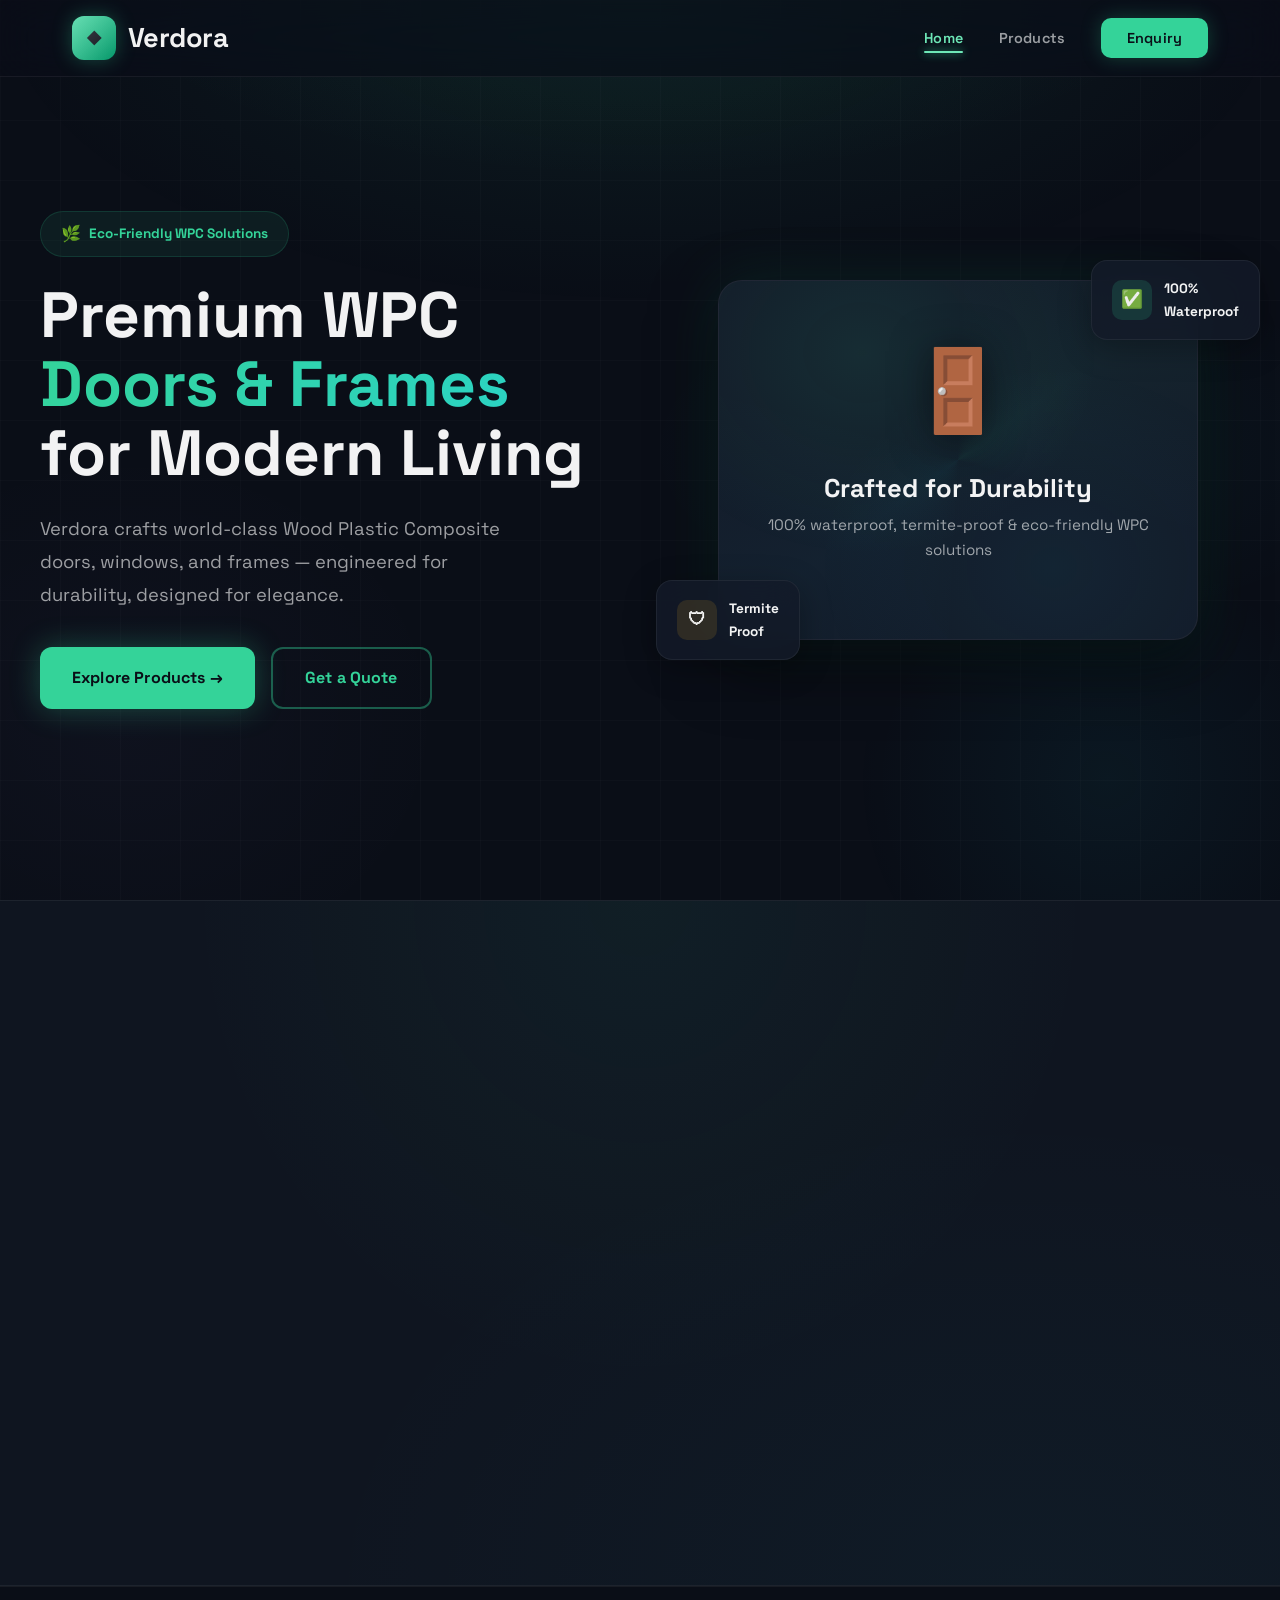
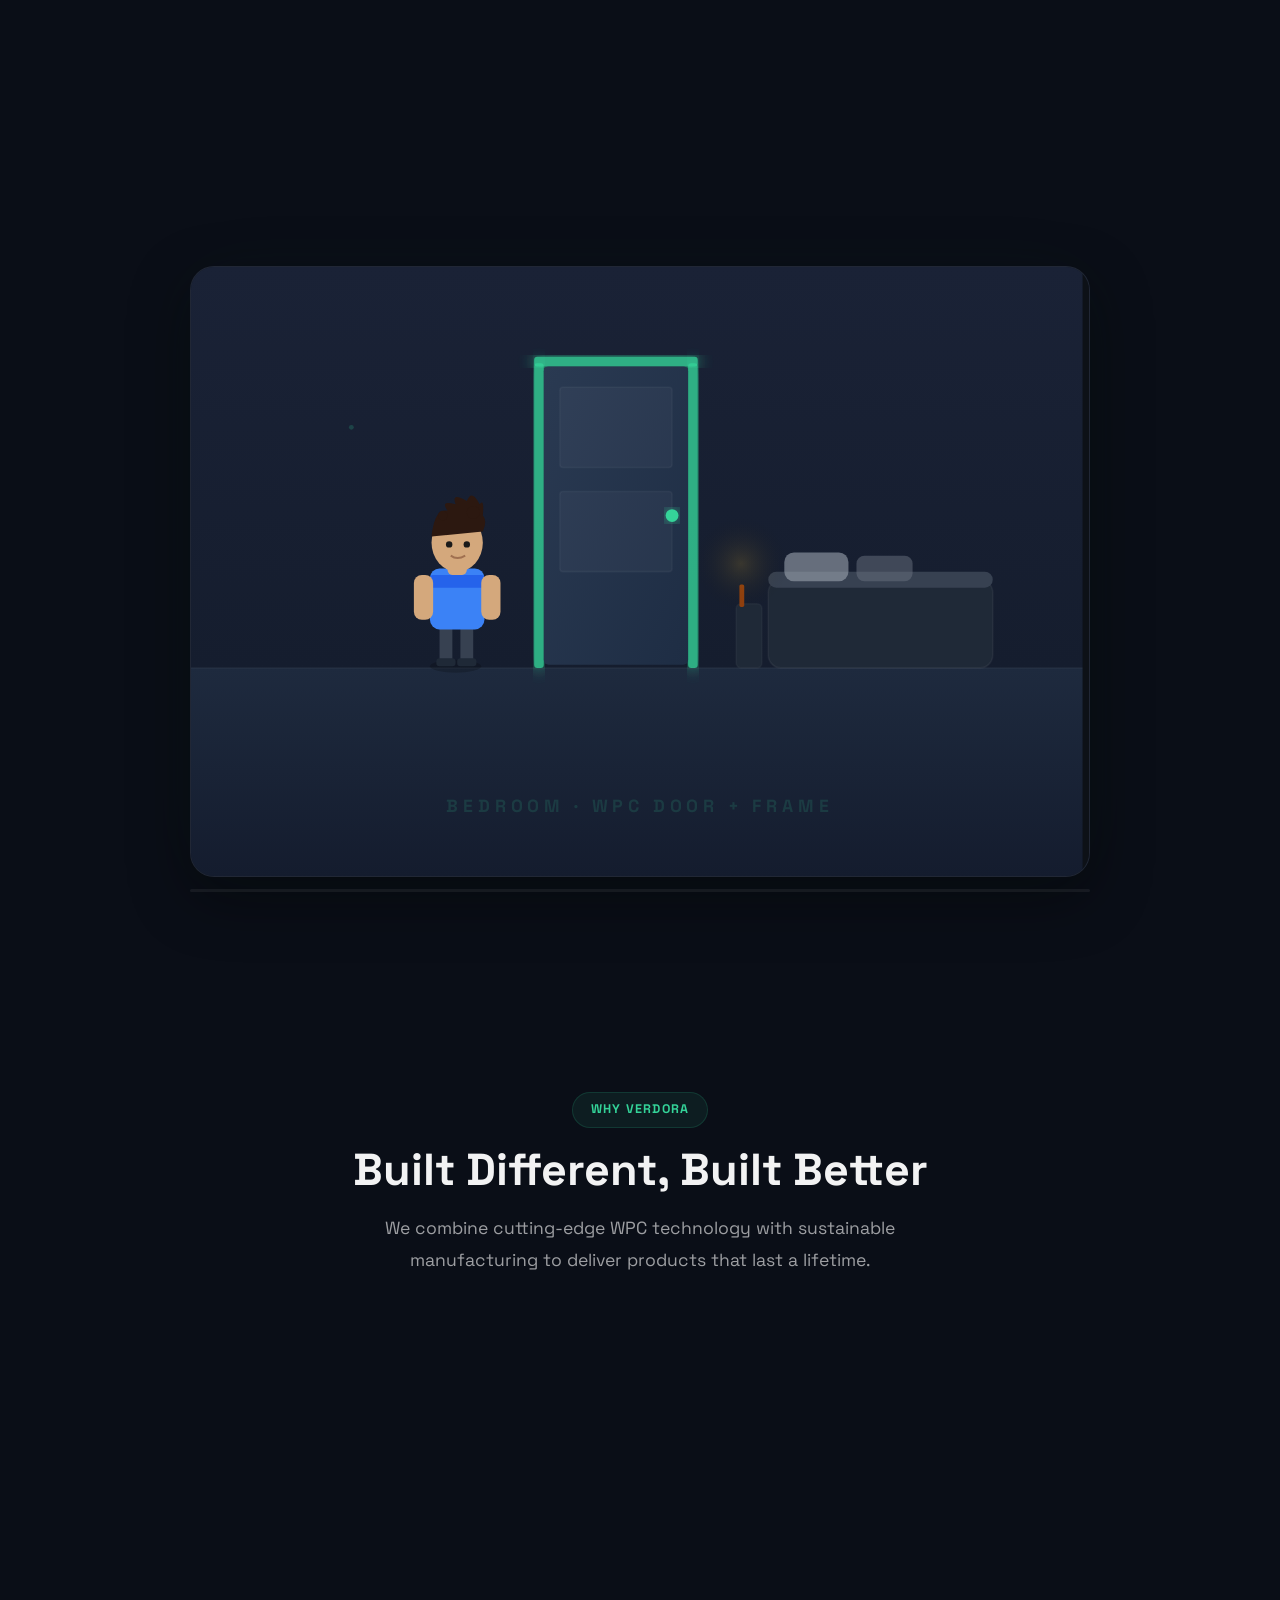
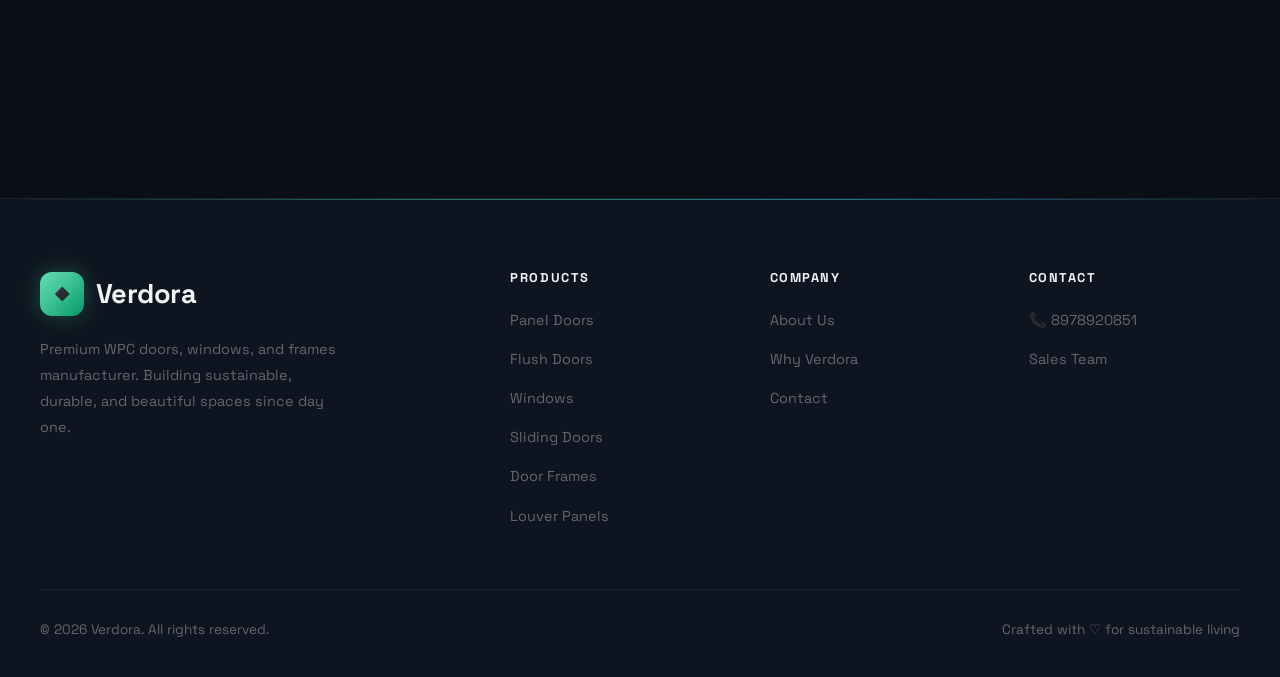
<file: docs/index.html>
<!DOCTYPE html>
<html lang="en">
<head>
  <meta charset="UTF-8" />
  <meta name="viewport" content="width=device-width, initial-scale=1.0, viewport-fit=cover" />
  <title>Verdora — Premium WPC Doors & Frames</title>
  <meta http-equiv="refresh" content="0; url=home.html" />
  <link rel="preconnect" href="https://fonts.googleapis.com" />
  <link rel="preconnect" href="https://fonts.gstatic.com" crossorigin />
  <link href="https://fonts.googleapis.com/css2?family=Space+Grotesk:wght@400;500;600;700&display=swap" rel="stylesheet" />
  <link rel="stylesheet" href="styles.css" />
</head>
<body>
  <div style="min-height:100vh;display:grid;place-items:center;text-align:center;padding:24px;background:#0a0e17;">
    <div>
      <a href="home.html" class="logo" style="justify-content:center;margin-bottom:24px;">
        <div class="logo-icon">&#9670;</div>
        Verdora
      </a>
      <p style="color:rgba(255,255,255,.5);margin-bottom:32px;font-size:1.1rem;">
        Premium WPC Doors, Windows & Frames Manufacturer
      </p>
      <p style="color:rgba(255,255,255,.3);">Redirecting to <a href="home.html" style="color:#34d399;font-weight:600;">Home</a>...</p>
    </div>
  </div>
</body>
</html>
</file>
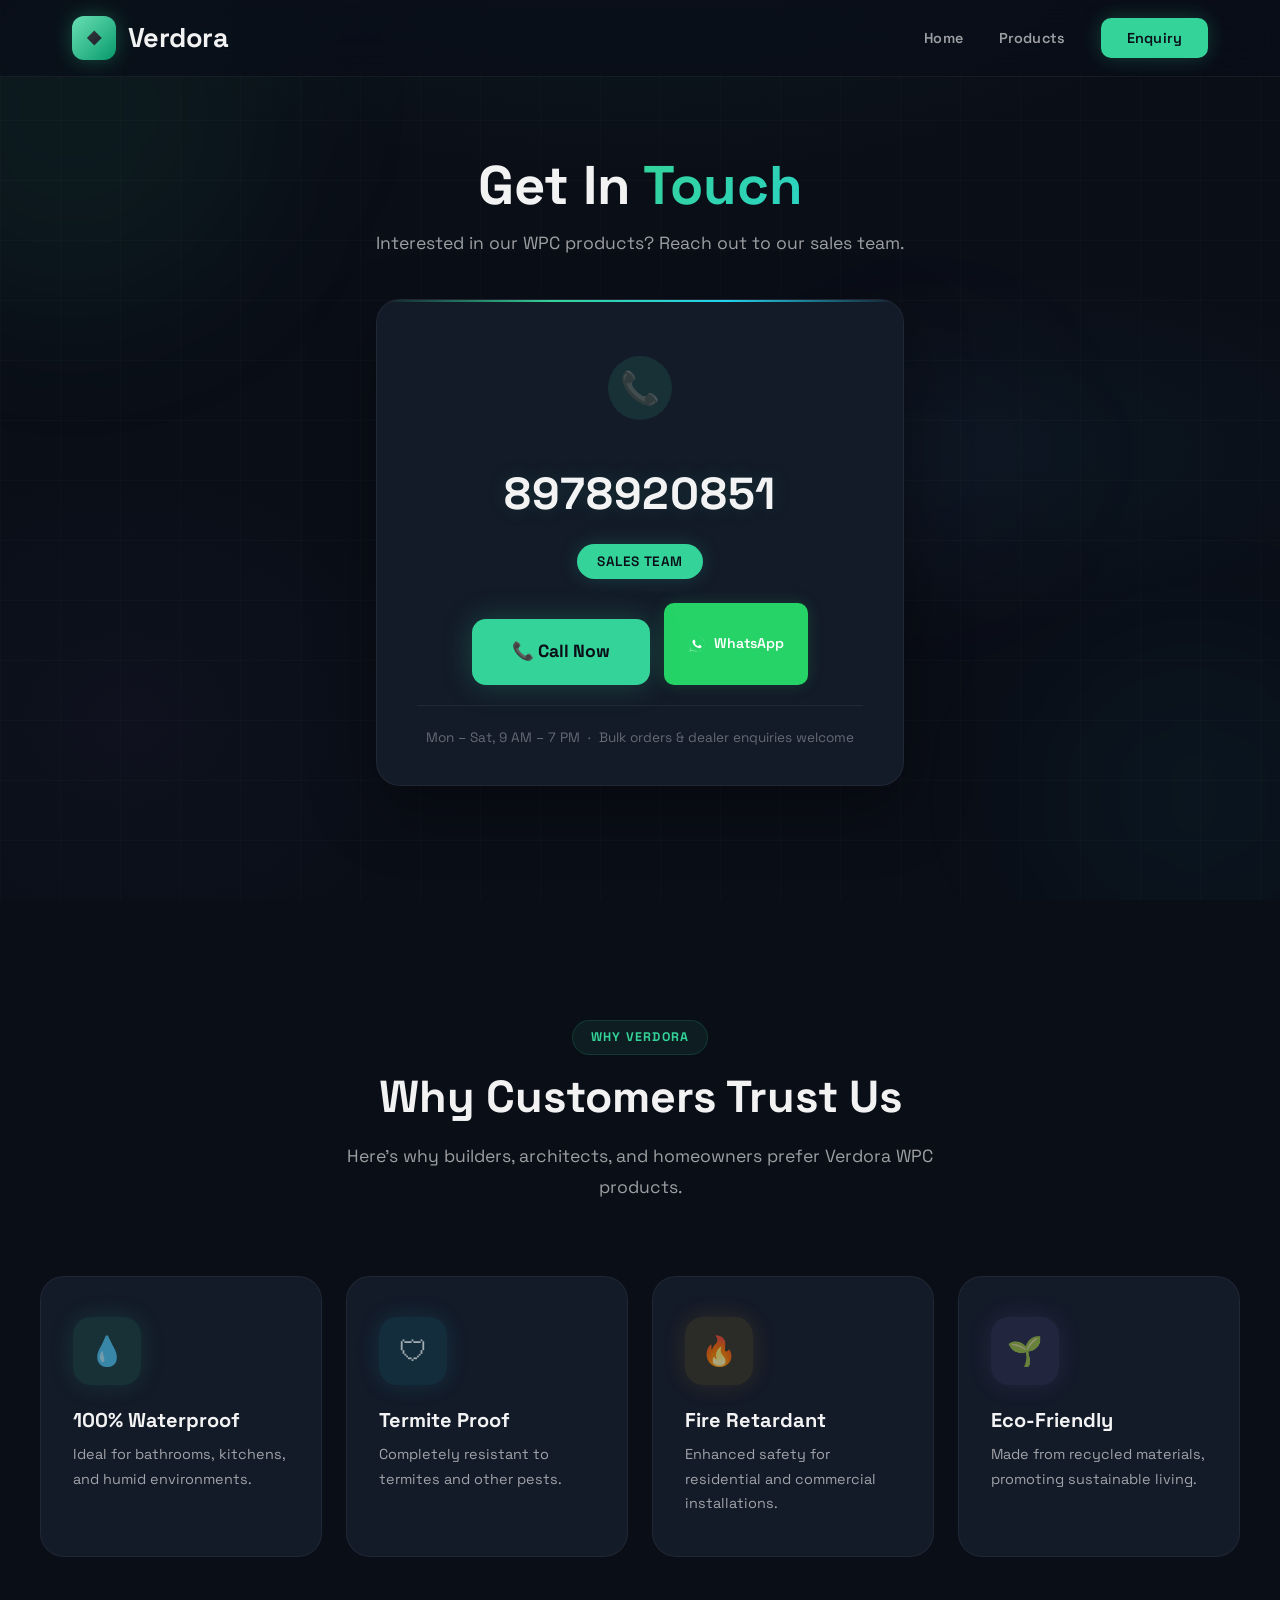
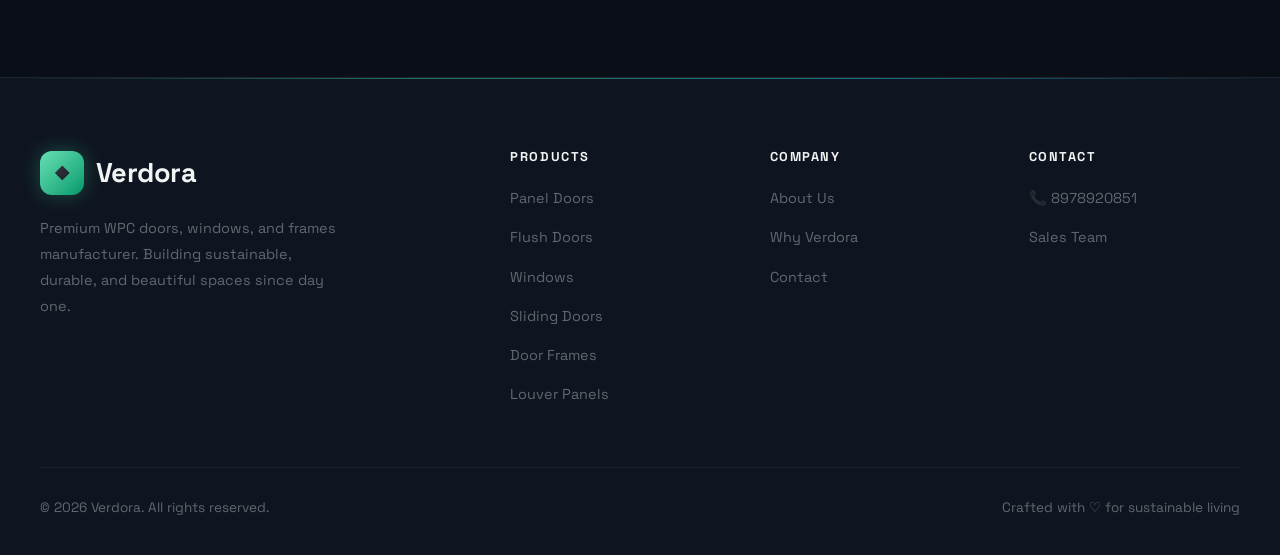
<file: docs/enquire.html>
<!DOCTYPE html>
<html lang="en">
<head>
  <meta charset="UTF-8" />
  <meta name="viewport" content="width=device-width, initial-scale=1.0, viewport-fit=cover" />
  <title>Verdora — Enquiry</title>
  <link rel="preconnect" href="https://fonts.googleapis.com" />
  <link rel="preconnect" href="https://fonts.gstatic.com" crossorigin />
  <link href="https://fonts.googleapis.com/css2?family=Space+Grotesk:wght@400;500;600;700&display=swap" rel="stylesheet" />
  <link rel="stylesheet" href="styles.css" />
</head>
<body>
<div class="mesh-bg"></div>

<!-- ─── Navbar ──────────────────────────────────── -->
<nav class="navbar" id="navbar">
  <div class="nav-inner">
    <a href="index.html" class="logo">
      <div class="logo-icon">&#9670;</div>
      Verdora
    </a>
    <ul class="nav-links" id="navLinks">
      <li><a href="home.html">Home</a></li>
      <li><a href="product.html">Products</a></li>
      <li><a href="enquire.html" class="nav-cta active">Enquiry</a></li>
    </ul>
    <button class="hamburger" id="hamburger" aria-label="Toggle menu">
      <span></span><span></span><span></span>
    </button>
  </div>
</nav>

<!-- ─── Enquiry Hero (number visible immediately) ─── -->
<section class="enq-hero">
  <div class="enq-hero-inner">
    <h1>Get In <span class="highlight">Touch</span></h1>
    <p class="enq-sub">Interested in our WPC products? Reach out to our sales team.</p>

    <div class="enq-card">
      <div class="enq-ring">
        <div class="enq-ring-inner">&#128222;</div>
      </div>
      <a href="tel:8978920851" class="enq-number">8978920851</a>
      <span class="enq-badge">Sales Team</span>
      <div class="enq-buttons">
        <a href="tel:8978920851" class="call-btn enq-call">&#128222; Call Now</a>
        <a href="https://wa.me/918978920851" target="_blank" rel="noopener" class="wa-btn enq-call">
          <svg width="20" height="20" viewBox="0 0 24 24" fill="currentColor"><path d="M17.472 14.382c-.297-.149-1.758-.867-2.03-.967-.273-.099-.471-.148-.67.15-.197.297-.767.966-.94 1.164-.173.199-.347.223-.644.075-.297-.15-1.255-.463-2.39-1.475-.883-.788-1.48-1.761-1.653-2.059-.173-.297-.018-.458.13-.606.134-.133.298-.347.446-.52.149-.174.198-.298.298-.497.099-.198.05-.371-.025-.52-.075-.149-.669-1.612-.916-2.207-.242-.579-.487-.5-.669-.51-.173-.008-.371-.01-.57-.01-.198 0-.52.074-.792.372-.272.297-1.04 1.016-1.04 2.479 0 1.462 1.065 2.875 1.213 3.074.149.198 2.096 3.2 5.077 4.487.709.306 1.262.489 1.694.625.712.227 1.36.195 1.871.118.571-.085 1.758-.719 2.006-1.413.248-.694.248-1.289.173-1.413-.074-.124-.272-.198-.57-.347zM12.05 21.785c-1.795 0-3.56-.482-5.1-1.396l-.365-.217-3.793 .995 1.013-3.7-.238-.378A9.863 9.863 0 012.1 12.05c0-5.48 4.46-9.94 9.95-9.94a9.876 9.876 0 017.03 2.912A9.862 9.862 0 0122 12.05c-.005 5.48-4.465 9.935-9.95 9.935zM12.05 2.05C6.53 2.05 2.05 6.53 2.05 12.05c0 1.87.514 3.69 1.49 5.27L2 22l4.795-1.258A9.932 9.932 0 0012.05 22c5.52 0 10-4.48 10-9.95s-4.48-9.95-10-9.95z"/></svg>
          WhatsApp
        </a>
      </div>
      <p class="enq-hours">Mon – Sat, 9 AM – 7 PM &nbsp;·&nbsp; Bulk orders & dealer enquiries welcome</p>
    </div>
  </div>

  <!-- Animated background orbs -->
  <div class="enq-orb enq-orb-1"></div>
  <div class="enq-orb enq-orb-2"></div>
  <div class="enq-orb enq-orb-3"></div>
</section>

<!-- ─── Why Choose Us ──────────────────────────── -->
<section class="section">
  <div class="section-header">
    <span class="tag">Why Verdora</span>
    <h2>Why Customers Trust Us</h2>
    <p>Here's why builders, architects, and homeowners prefer Verdora WPC products.</p>
  </div>
  <div class="why-grid">
    <div class="why-card water fade-up">
      <div class="card-highlight"></div>
      <div class="why-icon g1">&#128167;</div>
      <h3>100% Waterproof</h3>
      <p>Ideal for bathrooms, kitchens, and humid environments.</p>
    </div>
    <div class="why-card shield fade-up">
      <div class="card-highlight"></div>
      <div class="why-icon g2">&#128737;</div>
      <h3>Termite Proof</h3>
      <p>Completely resistant to termites and other pests.</p>
    </div>
    <div class="why-card fire fade-up">
      <div class="card-highlight"></div>
      <div class="why-icon g3">&#128293;</div>
      <h3>Fire Retardant</h3>
      <p>Enhanced safety for residential and commercial installations.</p>
    </div>
    <div class="why-card leaf fade-up">
      <div class="card-highlight"></div>
      <div class="why-icon g4">&#127793;</div>
      <h3>Eco-Friendly</h3>
      <p>Made from recycled materials, promoting sustainable living.</p>
    </div>
  </div>
</section>

<!-- ─── Footer ─────────────────────────────────── -->
<footer>
  <div class="footer-inner">
    <div class="footer-brand">
      <a href="index.html" class="logo">
        <div class="logo-icon">&#9670;</div>
        Verdora
      </a>
      <p>Premium WPC doors, windows, and frames manufacturer. Building sustainable, durable, and beautiful spaces since day one.</p>
    </div>
    <div class="footer-col">
      <h4>Products</h4>
      <ul>
        <li><a href="product.html">Panel Doors</a></li>
        <li><a href="product.html">Flush Doors</a></li>
        <li><a href="product.html">Windows</a></li>
        <li><a href="product.html">Sliding Doors</a></li>
        <li><a href="product.html">Door Frames</a></li>
        <li><a href="product.html">Louver Panels</a></li>
      </ul>
    </div>
    <div class="footer-col">
      <h4>Company</h4>
      <ul>
        <li><a href="home.html#why">About Us</a></li>
        <li><a href="home.html#why">Why Verdora</a></li>
        <li><a href="enquire.html">Contact</a></li>
      </ul>
    </div>
    <div class="footer-col">
      <h4>Contact</h4>
      <ul>
        <li><a href="tel:8978920851">&#128222; 8978920851</a></li>
        <li><a href="enquire.html">Sales Team</a></li>
      </ul>
    </div>
  </div>
  <div class="footer-bottom">
    <p>&copy; 2026 Verdora. All rights reserved.</p>
    <p>Crafted with &#9825; for sustainable living</p>
  </div>
</footer>

<script src="script.js"></script>
</body>
</html>
</file>
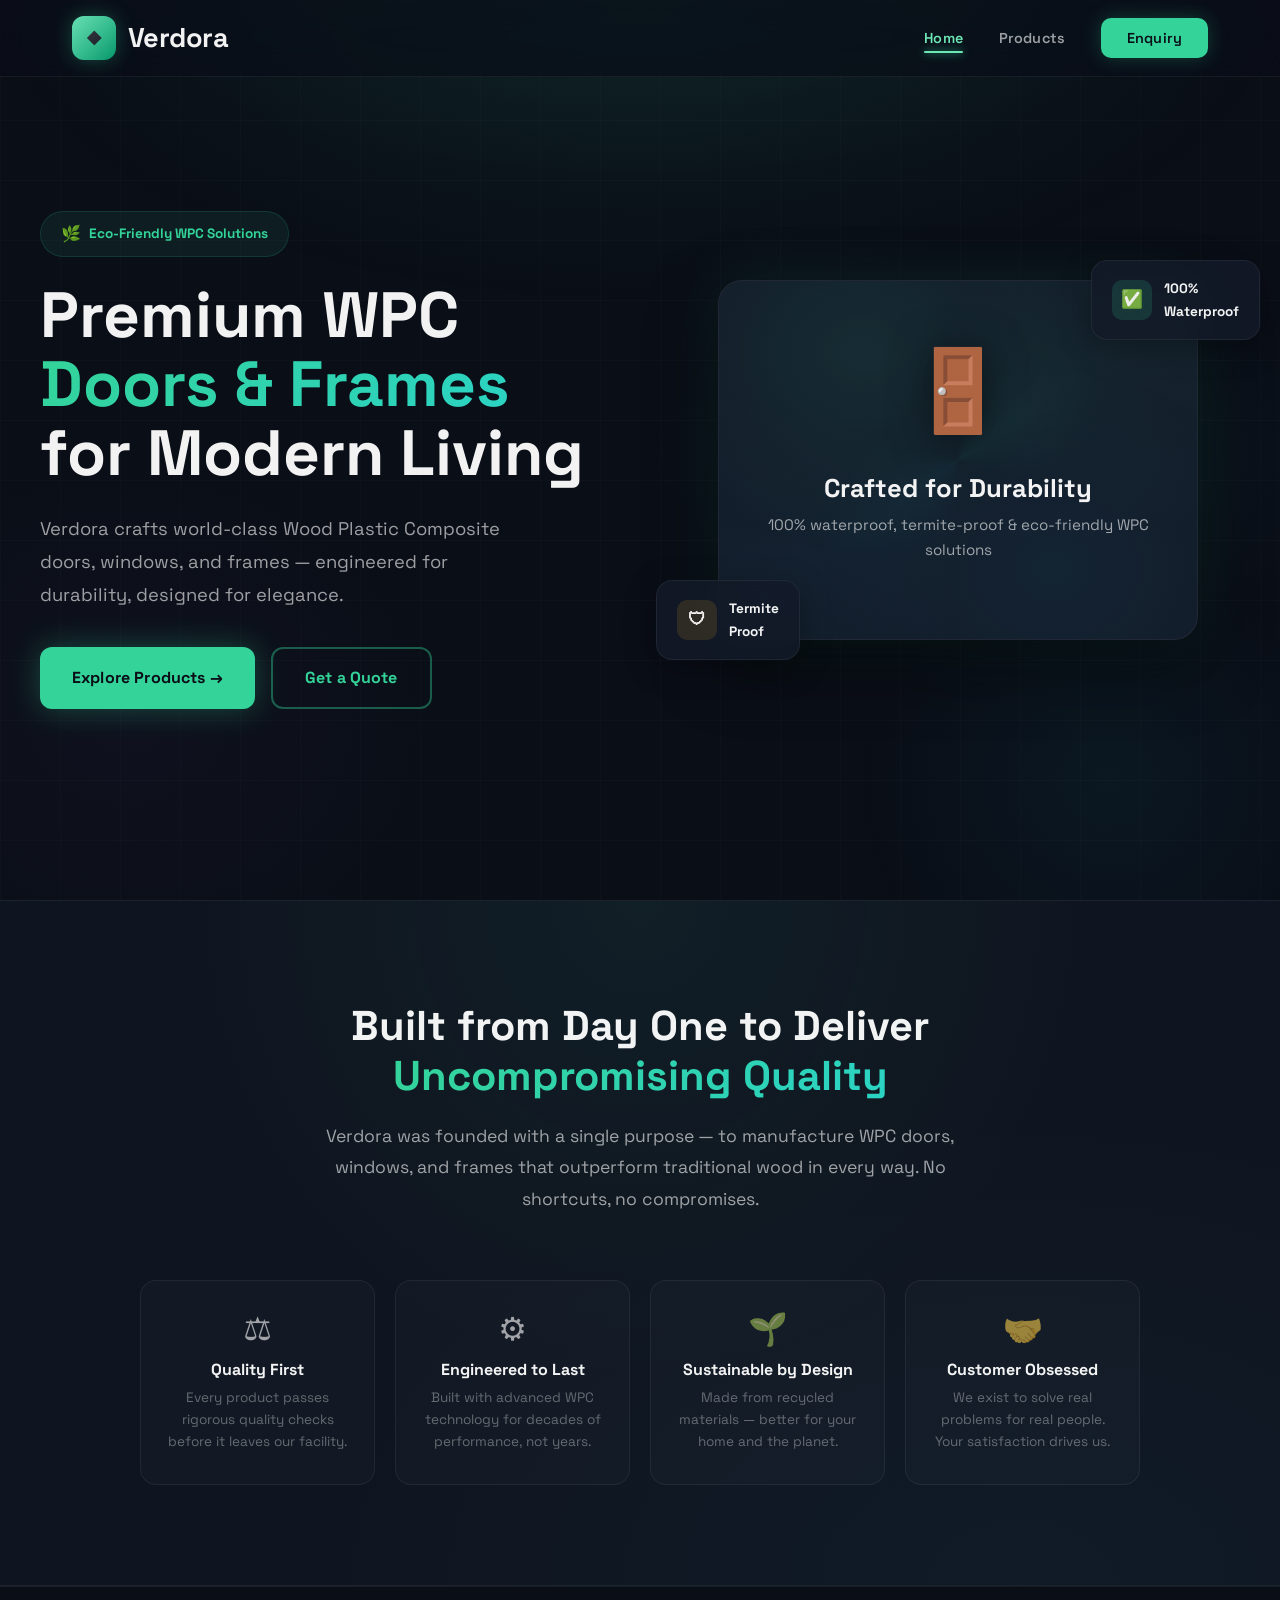
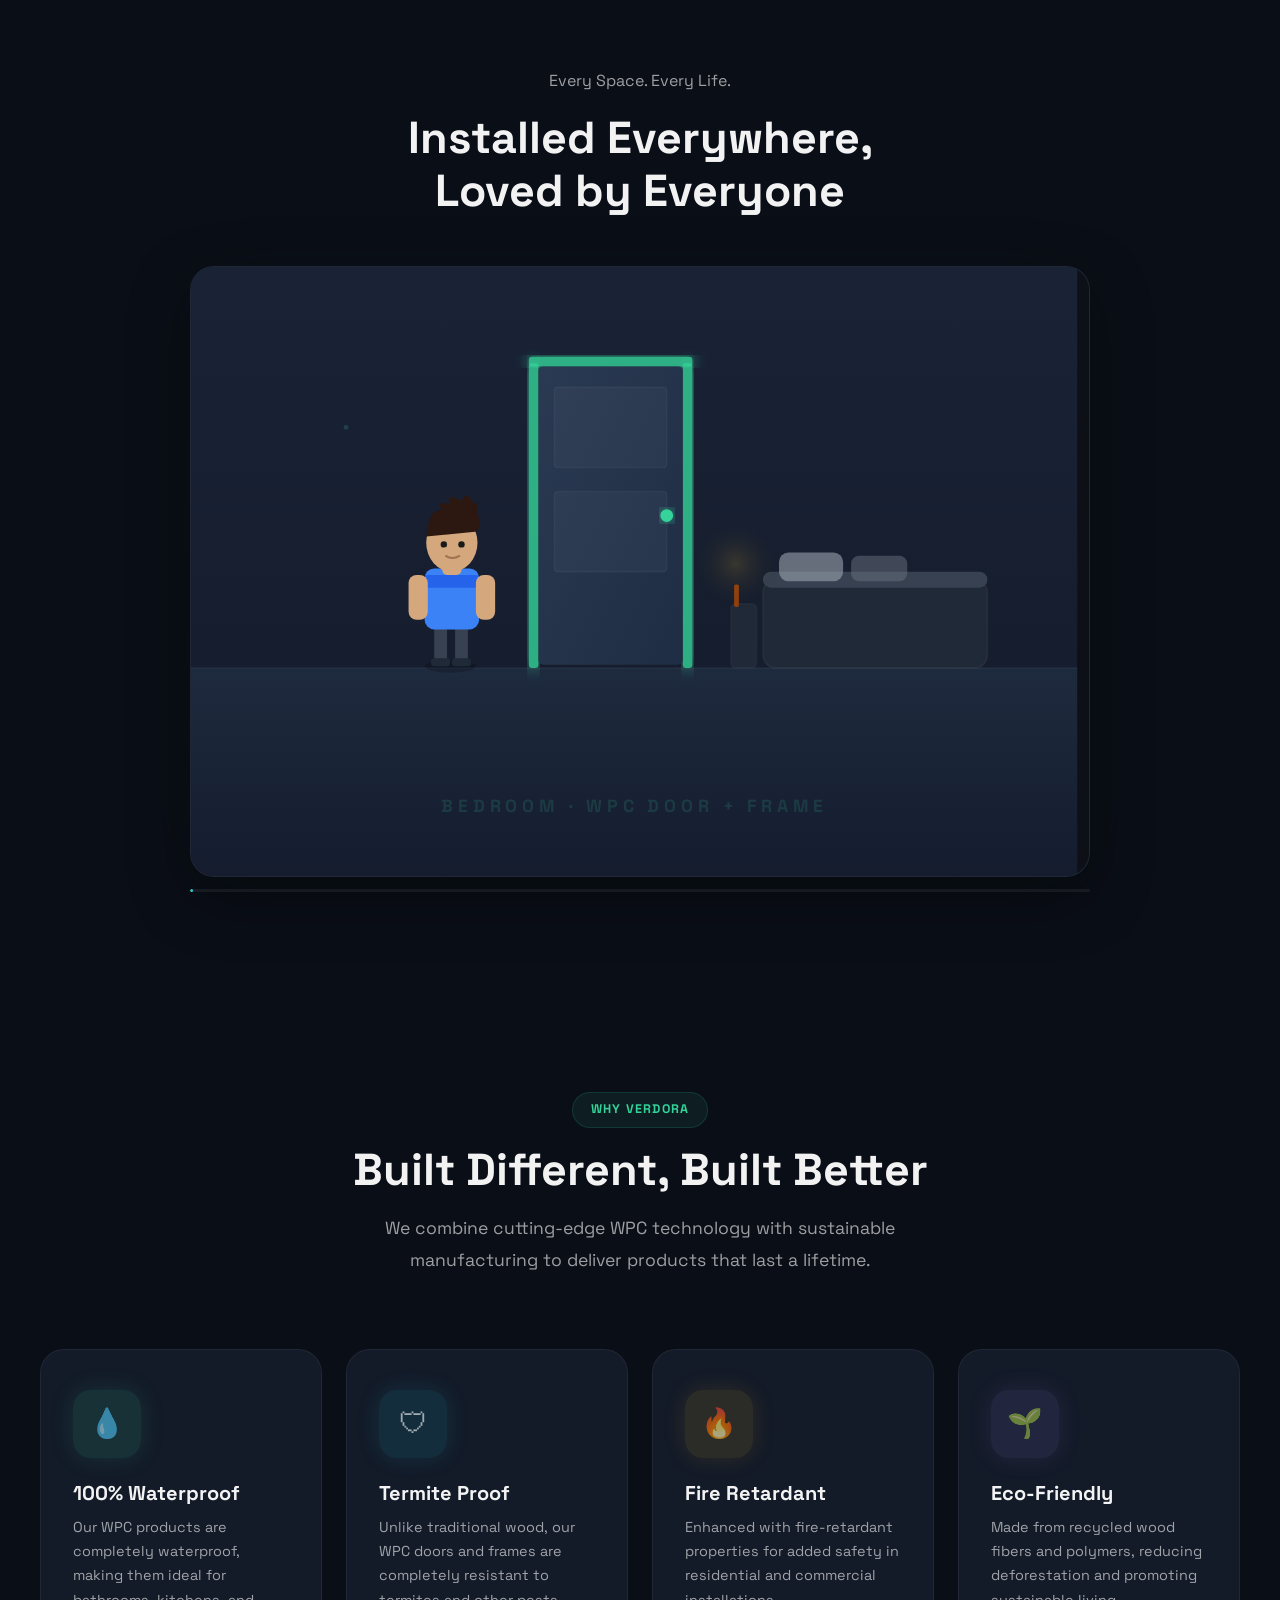
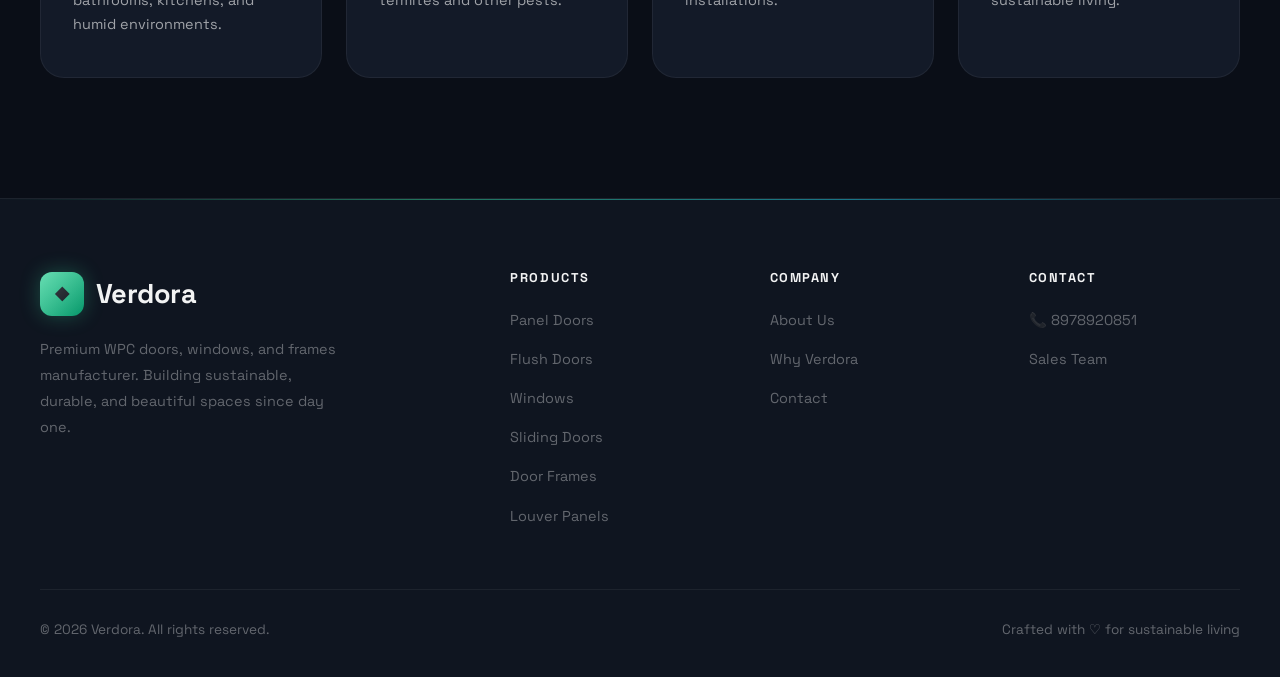
<file: docs/home.html>
<!DOCTYPE html>
<html lang="en">
<head>
  <meta charset="UTF-8" />
  <meta name="viewport" content="width=device-width, initial-scale=1.0, viewport-fit=cover" />
  <title>Verdora — Premium WPC Doors & Frames</title>
  <link rel="preconnect" href="https://fonts.googleapis.com" />
  <link rel="preconnect" href="https://fonts.gstatic.com" crossorigin />
  <link href="https://fonts.googleapis.com/css2?family=Space+Grotesk:wght@400;500;600;700&display=swap" rel="stylesheet" />
  <link rel="stylesheet" href="styles.css" />
</head>
<body>
<div class="mesh-bg"></div>

<!-- ─── Navbar ──────────────────────────────────── -->
<nav class="navbar" id="navbar">
  <div class="nav-inner">
    <a href="index.html" class="logo">
      <div class="logo-icon">&#9670;</div>
      Verdora
    </a>
    <ul class="nav-links" id="navLinks">
      <li><a href="home.html" class="active">Home</a></li>
      <li><a href="product.html">Products</a></li>
      <li><a href="enquire.html" class="nav-cta">Enquiry</a></li>
    </ul>
    <button class="hamburger" id="hamburger" aria-label="Toggle menu">
      <span></span><span></span><span></span>
    </button>
  </div>
</nav>

<!-- ─── Hero ───────────────────────────────────── -->
<section class="hero" id="hero">
  <div class="hero-inner">
    <div class="hero-text">
      <div class="hero-badge"><span>&#127807;</span> Eco-Friendly WPC Solutions</div>
      <h1>Premium WPC <span class="highlight">Doors &amp; Frames</span> for Modern Living</h1>
      <p>Verdora crafts world-class Wood Plastic Composite doors, windows, and frames — engineered for durability, designed for elegance.</p>
      <div class="hero-buttons">
        <a href="product.html" class="btn btn-primary">Explore Products &#8594;</a>
        <a href="enquire.html" class="btn btn-outline">Get a Quote</a>
      </div>
    </div>
    <div class="hero-visual">
      <div class="hero-card">
        <div class="hero-card-content">
          <span class="door-icon">&#128682;</span>
          <h3>Crafted for Durability</h3>
          <p>100% waterproof, termite-proof &amp; eco-friendly WPC solutions</p>
        </div>
      </div>
      <div class="floating-badge top-right">
        <div class="icon green">&#9989;</div>
        <div><strong>100%</strong><br/>Waterproof</div>
      </div>
      <div class="floating-badge bottom-left">
        <div class="icon amber">&#128737;</div>
        <div><strong>Termite</strong><br/>Proof</div>
      </div>
    </div>
  </div>
</section>

<!-- ─── Mission Strip ─────────────────────────── -->
<section class="mission">
  <div class="mission-inner">
    <div class="mission-statement fade-up">
      <h2>Built from Day One to Deliver<br/><span class="highlight">Uncompromising Quality</span></h2>
      <p>Verdora was founded with a single purpose — to manufacture WPC doors, windows, and frames that outperform traditional wood in every way. No shortcuts, no compromises.</p>
    </div>
    <div class="mission-pillars">
      <div class="pillar fade-up">
        <div class="pillar-icon">&#9878;</div>
        <h4>Quality First</h4>
        <p>Every product passes rigorous quality checks before it leaves our facility.</p>
      </div>
      <div class="pillar fade-up">
        <div class="pillar-icon">&#9881;</div>
        <h4>Engineered to Last</h4>
        <p>Built with advanced WPC technology for decades of performance, not years.</p>
      </div>
      <div class="pillar fade-up">
        <div class="pillar-icon">&#127793;</div>
        <h4>Sustainable by Design</h4>
        <p>Made from recycled materials — better for your home and the planet.</p>
      </div>
      <div class="pillar fade-up">
        <div class="pillar-icon">&#129309;</div>
        <h4>Customer Obsessed</h4>
        <p>We exist to solve real problems for real people. Your satisfaction drives us.</p>
      </div>
    </div>
  </div>
</section>

<!-- ─── Lifestyle Panorama (single stitched frame) ─── -->
<section class="pano" id="cinema">
  <div class="pano-header fade-up">
    <span class="tag">Every Space. Every Life.</span>
    <h2>Installed Everywhere,<br/>Loved by Everyone</h2>
  </div>
  <div class="pano-frame">
    <div class="pano-track" id="panoTrack">
      <svg viewBox="0 0 560 380" xmlns="http://www.w3.org/2000/svg" preserveAspectRatio="xMinYMid meet">
        <defs>
          <!-- walls & floors -->
          <linearGradient id="w1" x1="0" y1="0" x2="0" y2="1"><stop offset="0%" stop-color="#1a2236"/><stop offset="100%" stop-color="#151d2e"/></linearGradient>
          <linearGradient id="f1" x1="0" y1="0" x2="0" y2="1"><stop offset="0%" stop-color="#1e2a3e"/><stop offset="100%" stop-color="#141c2e"/></linearGradient>
          <linearGradient id="w2" x1="0" y1="0" x2="0" y2="1"><stop offset="0%" stop-color="#1c2438"/><stop offset="100%" stop-color="#182030"/></linearGradient>
          <linearGradient id="f2" x1="0" y1="0" x2="0" y2="1"><stop offset="0%" stop-color="#24303f"/><stop offset="100%" stop-color="#1a2636"/></linearGradient>
          <linearGradient id="w3" x1="0" y1="0" x2="0" y2="1"><stop offset="0%" stop-color="#111827"/><stop offset="100%" stop-color="#0f1520"/></linearGradient>
          <linearGradient id="f3" x1="0" y1="0" x2="0" y2="1"><stop offset="0%" stop-color="#1a2440"/><stop offset="100%" stop-color="#131a28"/></linearGradient>
          <linearGradient id="doorG" x1="0" y1="0" x2="1" y2="1"><stop offset="0%" stop-color="#2a3a52"/><stop offset="100%" stop-color="#1e2d44"/></linearGradient>
          <linearGradient id="tvL" x1="0" y1="0" x2="0" y2="1"><stop offset="0%" stop-color="#3b82f6"/><stop offset="50%" stop-color="#1e40af"/><stop offset="100%" stop-color="#1e3a5f"/></linearGradient>
          <filter id="gl"><feGaussianBlur stdDeviation="5" result="b"/><feMerge><feMergeNode in="b"/><feMergeNode in="SourceGraphic"/></feMerge></filter>
          <radialGradient id="lampG"><stop offset="0%" stop-color="rgba(251,191,36,.25)"/><stop offset="100%" stop-color="transparent"/></radialGradient>
          <radialGradient id="sunG"><stop offset="0%" stop-color="rgba(251,191,36,.18)"/><stop offset="100%" stop-color="transparent"/></radialGradient>
          <radialGradient id="stG"><stop offset="0%" stop-color="rgba(251,100,50,.35)"/><stop offset="100%" stop-color="transparent"/></radialGradient>
          <radialGradient id="tvG"><stop offset="0%" stop-color="rgba(59,130,246,.15)"/><stop offset="100%" stop-color="transparent"/></radialGradient>
        </defs>

        <!-- ══════════ ROOM 1 : BEDROOM (0–560) ══════════ -->
        <rect x="0" width="560" height="250" fill="url(#w1)"/>
        <rect x="0" y="250" width="560" height="130" fill="url(#f1)"/>
        <line x1="0" y1="250" x2="560" y2="250" stroke="rgba(255,255,255,.04)"/>

        <!-- Bed -->
        <rect x="360" y="195" width="140" height="55" rx="8" fill="#1f2937" stroke="rgba(255,255,255,.05)"/>
        <rect x="360" y="190" width="140" height="10" rx="5" fill="#374151"/>
        <rect x="370" y="178" width="40" height="18" rx="6" fill="#9ca3af" opacity=".6"/>
        <rect x="415" y="180" width="35" height="16" rx="5" fill="#6b7280" opacity=".5"/>

        <!-- Nightstand + lamp -->
        <rect x="340" y="210" width="16" height="40" rx="3" fill="#1f2937" stroke="rgba(255,255,255,.04)"/>
        <rect x="342" y="198" width="3" height="14" rx="1" fill="#92400e"/>
        <circle cx="343" cy="185" r="30" fill="url(#lampG)" opacity=".6"/>

        <!-- Door frame (neon) -->
        <rect x="214" y="60" width="6" height="190" rx="2" fill="#34d399" opacity=".8" filter="url(#gl)"/>
        <rect x="310" y="60" width="6" height="190" rx="2" fill="#34d399" opacity=".8" filter="url(#gl)"/>
        <rect x="214" y="56" width="102" height="6" rx="2" fill="#34d399" opacity=".8" filter="url(#gl)"/>
        <!-- Door panel -->
        <g class="door-anim" style="transform-origin:220px 155px">
          <rect x="220" y="62" width="90" height="186" rx="3" fill="url(#doorG)"/>
          <rect x="230" y="75" width="70" height="50" rx="2" fill="rgba(255,255,255,.03)" stroke="rgba(255,255,255,.04)"/>
          <rect x="230" y="140" width="70" height="50" rx="2" fill="rgba(255,255,255,.03)" stroke="rgba(255,255,255,.04)"/>
          <circle cx="300" cy="155" r="4" fill="#34d399" filter="url(#gl)"/>
        </g>

        <!-- Young man with messy hair -->
        <g class="guy-walk">
          <ellipse cx="165" cy="249" rx="16" ry="4" fill="rgba(0,0,0,.2)"/>
          <rect x="155" y="222" width="8" height="26" rx="3" fill="#374151"/>
          <rect x="168" y="222" width="8" height="26" rx="3" fill="#374151"/>
          <rect x="153" y="244" width="12" height="5" rx="2" fill="#1f2937"/>
          <rect x="166" y="244" width="12" height="5" rx="2" fill="#1f2937"/>
          <rect x="149" y="188" width="34" height="38" rx="6" fill="#3b82f6"/>
          <rect x="149" y="192" width="34" height="8" rx="2" fill="#2563eb"/>
          <rect x="139" y="192" width="12" height="28" rx="5" fill="#d4a87c"/>
          <rect x="181" y="192" width="12" height="28" rx="5" fill="#d4a87c"/>
          <rect x="160" y="182" width="12" height="10" rx="3" fill="#d4a87c"/>
          <ellipse cx="166" cy="172" rx="16" ry="18" fill="#d4a87c"/>
          <path d="M150 168 Q152 150 160 152 Q155 145 165 148 Q162 140 172 146 Q175 138 180 148 Q183 144 182 155 Q185 158 182 165" fill="#2c1810"/>
          <circle cx="157" cy="155" r="3" fill="#2c1810"/>
          <circle cx="176" cy="153" r="4" fill="#2c1810"/>
          <circle cx="161" cy="173" r="2" fill="#1a1a1a"/>
          <circle cx="172" cy="173" r="2" fill="#1a1a1a"/>
          <path d="M162 180 Q166 183 171 180" stroke="#a07050" fill="none" stroke-width="1.2"/>
        </g>

        <!-- Room 1 label -->
        <text x="280" y="340" text-anchor="middle" fill="rgba(52,211,153,.15)" font-size="11" font-weight="700" letter-spacing="3" font-family="'Space Grotesk',sans-serif">BEDROOM · WPC DOOR + FRAME</text>

        <!-- ══════════ ROOM 2 : KITCHEN (560–1120) ══════════ -->
        <rect x="560" width="560" height="245" fill="url(#w2)"/>
        <rect x="560" y="245" width="560" height="135" fill="url(#f2)"/>
        <line x1="560" y1="245" x2="1120" y2="245" stroke="rgba(255,255,255,.04)"/>

        <!-- Divider wall between rooms -->
        <rect x="556" y="0" width="8" height="380" fill="#0d1117"/>

        <!-- Kitchen cabinets -->
        <rect x="580" y="140" width="160" height="105" rx="4" fill="#1f2937" stroke="rgba(255,255,255,.04)"/>
        <rect x="585" y="145" width="72" height="45" rx="3" fill="#162030" stroke="rgba(255,255,255,.03)"/>
        <rect x="663" y="145" width="72" height="45" rx="3" fill="#162030" stroke="rgba(255,255,255,.03)"/>
        <rect x="585" y="196" width="72" height="44" rx="3" fill="#162030" stroke="rgba(255,255,255,.03)"/>
        <rect x="663" y="196" width="72" height="44" rx="3" fill="#162030" stroke="rgba(255,255,255,.03)"/>
        <rect x="615" y="165" width="12" height="3" rx="1" fill="rgba(255,255,255,.1)"/>
        <rect x="693" y="165" width="12" height="3" rx="1" fill="rgba(255,255,255,.1)"/>
        <rect x="575" y="135" width="170" height="8" rx="2" fill="#374151"/>

        <!-- Stove -->
        <rect x="660" y="120" width="50" height="18" rx="3" fill="#1f2937" stroke="rgba(255,255,255,.05)"/>
        <circle cx="675" cy="128" r="5" fill="#374151" stroke="rgba(251,100,50,.3)"/>
        <circle cx="695" cy="128" r="5" fill="#374151" stroke="rgba(251,100,50,.3)"/>
        <circle cx="675" cy="128" r="8" fill="url(#stG)" class="stove-flame"/>
        <ellipse cx="675" cy="118" rx="14" ry="4" fill="#4b5563"/>
        <rect x="688" y="115" width="18" height="4" rx="2" fill="#374151"/>
        <!-- Steam -->
        <g class="steam">
          <path d="M670 108 Q668 95 672 85" stroke="rgba(255,255,255,.12)" fill="none" stroke-width="2" stroke-linecap="round"/>
          <path d="M678 105 Q680 90 676 80" stroke="rgba(255,255,255,.08)" fill="none" stroke-width="2" stroke-linecap="round"/>
        </g>

        <!-- Kitchen window (neon) -->
        <rect x="848" y="30" width="6" height="140" rx="2" fill="#34d399" opacity=".8" filter="url(#gl)"/>
        <rect x="1006" y="30" width="6" height="140" rx="2" fill="#34d399" opacity=".8" filter="url(#gl)"/>
        <rect x="848" y="26" width="164" height="6" rx="2" fill="#34d399" opacity=".8" filter="url(#gl)"/>
        <rect x="848" y="166" width="164" height="6" rx="2" fill="#34d399" opacity=".8" filter="url(#gl)"/>
        <rect x="854" y="36" width="152" height="130" fill="#1a3a5c"/>
        <circle cx="980" cy="70" r="40" fill="url(#sunG)"/>
        <rect x="929" y="36" width="3" height="130" fill="#34d399" opacity=".4"/>
        <rect x="854" y="98" width="152" height="3" fill="#34d399" opacity=".4"/>

        <!-- Lady (45 yrs) in nightdress -->
        <g class="lady-stir">
          <ellipse cx="775" cy="244" rx="14" ry="4" fill="rgba(0,0,0,.15)"/>
          <ellipse cx="768" cy="242" rx="7" ry="3" fill="#be185d"/>
          <ellipse cx="782" cy="242" rx="7" ry="3" fill="#be185d"/>
          <path d="M758 170 L752 240 Q775 246 798 240 L792 170 Z" fill="#be185d" opacity=".9"/>
          <circle cx="768" cy="200" r="2" fill="rgba(255,255,255,.08)"/>
          <circle cx="780" cy="210" r="2" fill="rgba(255,255,255,.08)"/>
          <circle cx="765" cy="220" r="1.5" fill="rgba(255,255,255,.06)"/>
          <path d="M763 170 Q775 178 787 170" fill="#c44e7a"/>
          <rect x="748" y="174" width="12" height="30" rx="5" fill="#c9a87c"/>
          <rect x="790" y="174" width="12" height="30" rx="5" fill="#c9a87c" class="stir-arm"/>
          <rect x="770" y="156" width="10" height="16" rx="4" fill="#c9a87c"/>
          <ellipse cx="775" cy="143" rx="18" ry="20" fill="#c9a87c"/>
          <!-- Mature hair (greying bun) -->
          <path d="M757 138 Q755 120 765 115 Q770 110 780 113 Q790 115 793 126 Q798 138 795 143 Q790 134 775 131 Q760 134 757 138Z" fill="#4a3728"/>
          <circle cx="775" cy="113" r="8" fill="#4a3728"/>
          <circle cx="775" cy="110" r="5" fill="#5a4535"/>
          <!-- Grey streaks -->
          <path d="M762 125 Q768 118 774 122" stroke="rgba(180,180,180,.3)" fill="none" stroke-width="1.5"/>
          <path d="M778 120 Q784 115 788 122" stroke="rgba(180,180,180,.25)" fill="none" stroke-width="1.5"/>
          <ellipse cx="769" cy="144" rx="2.5" ry="2" fill="#1a1a1a"/>
          <ellipse cx="782" cy="144" rx="2.5" ry="2" fill="#1a1a1a"/>
          <path d="M770 152 Q775 156 781 152" stroke="#a07050" fill="none" stroke-width="1.2"/>
          <circle cx="757" cy="146" r="2" fill="#fbbf24" opacity=".5"/>
          <circle cx="793" cy="146" r="2" fill="#fbbf24" opacity=".5"/>
          <!-- Slight wrinkle lines around eyes -->
          <path d="M763 143 L760 142" stroke="rgba(150,120,90,.25)" fill="none" stroke-width=".8"/>
          <path d="M788 143 L791 142" stroke="rgba(150,120,90,.25)" fill="none" stroke-width=".8"/>
        </g>

        <!-- Room 2 label -->
        <text x="840" y="340" text-anchor="middle" fill="rgba(52,211,153,.15)" font-size="11" font-weight="700" letter-spacing="3" font-family="'Space Grotesk',sans-serif">KITCHEN · WPC WINDOW + FRAME</text>

        <!-- ══════════ ROOM 3 : LIVING ROOM (1120–1680) ══════════ -->
        <rect x="1120" width="560" height="250" fill="url(#w3)"/>
        <rect x="1120" y="250" width="560" height="130" fill="url(#f3)"/>
        <line x1="1120" y1="250" x2="1680" y2="250" stroke="rgba(255,255,255,.03)"/>

        <!-- Divider wall -->
        <rect x="1116" y="0" width="8" height="380" fill="#0d1117"/>

        <!-- Big window (neon) -->
        <rect x="1400" y="20" width="6" height="210" rx="2" fill="#34d399" opacity=".7" filter="url(#gl)"/>
        <rect x="1664" y="20" width="6" height="210" rx="2" fill="#34d399" opacity=".7" filter="url(#gl)"/>
        <rect x="1400" y="16" width="270" height="6" rx="2" fill="#34d399" opacity=".7" filter="url(#gl)"/>
        <rect x="1400" y="226" width="270" height="6" rx="2" fill="#34d399" opacity=".7" filter="url(#gl)"/>
        <rect x="1530" y="20" width="3" height="210" fill="#34d399" opacity=".35"/>
        <!-- City skyline -->
        <rect x="1406" y="22" width="258" height="204" fill="#060d17"/>
        <rect x="1420" y="120" width="18" height="106" fill="rgba(255,255,255,.03)"/>
        <rect x="1424" y="130" width="4" height="4" fill="rgba(251,191,36,.15)"/>
        <rect x="1450" y="90" width="22" height="136" fill="rgba(255,255,255,.04)"/>
        <rect x="1455" y="100" width="4" height="4" fill="rgba(251,191,36,.12)"/>
        <rect x="1455" y="150" width="4" height="4" fill="rgba(52,211,153,.1)"/>
        <rect x="1490" y="80" width="28" height="146" fill="rgba(255,255,255,.035)"/>
        <rect x="1496" y="95" width="4" height="4" fill="rgba(251,191,36,.12)"/>
        <rect x="1505" y="115" width="4" height="4" fill="rgba(52,211,153,.1)"/>
        <rect x="1550" y="100" width="20" height="126" fill="rgba(255,255,255,.03)"/>
        <rect x="1555" y="110" width="4" height="4" fill="rgba(251,191,36,.1)"/>
        <rect x="1590" y="70" width="30" height="156" fill="rgba(255,255,255,.04)"/>
        <rect x="1598" y="85" width="4" height="4" fill="rgba(52,211,153,.08)"/>
        <rect x="1635" y="110" width="18" height="116" fill="rgba(255,255,255,.025)"/>

        <!-- TV -->
        <rect x="1148" y="130" width="90" height="55" rx="4" fill="url(#tvL)" class="tv-glow"/>
        <rect x="1146" y="128" width="94" height="59" rx="5" fill="none" stroke="#374151" stroke-width="2"/>
        <rect x="1182" y="187" width="22" height="8" rx="2" fill="#374151"/>
        <rect x="1172" y="193" width="42" height="4" rx="2" fill="#374151"/>
        <circle cx="1193" cy="100" r="50" fill="url(#tvG)" class="tv-ambient"/>

        <!-- Sofa -->
        <rect x="1220" y="215" width="160" height="35" rx="6" fill="#1f2937" stroke="rgba(255,255,255,.04)"/>
        <rect x="1224" y="200" width="152" height="18" rx="6" fill="#374151"/>
        <rect x="1212" y="198" width="18" height="52" rx="6" fill="#374151"/>
        <rect x="1372" y="198" width="18" height="52" rx="6" fill="#374151"/>
        <rect x="1230" y="204" width="45" height="12" rx="4" fill="#4b5563"/>
        <rect x="1282" y="204" width="45" height="12" rx="4" fill="#4b5563"/>
        <rect x="1334" y="204" width="38" height="12" rx="4" fill="#4b5563"/>

        <!-- Man on sofa -->
        <g>
          <rect x="1260" y="193" width="8" height="20" rx="3" fill="#374151"/>
          <rect x="1275" y="193" width="8" height="20" rx="3" fill="#374151"/>
          <rect x="1252" y="160" width="38" height="38" rx="6" fill="#1e40af"/>
          <rect x="1244" y="165" width="10" height="26" rx="4" fill="#d4a87c"/>
          <rect x="1288" y="165" width="10" height="26" rx="4" fill="#d4a87c"/>
          <rect x="1266" y="148" width="10" height="14" rx="4" fill="#d4a87c"/>
          <ellipse cx="1271" cy="137" rx="15" ry="17" fill="#d4a87c"/>
          <path d="M1256 133 Q1254 118 1265 115 Q1271 112 1278 115 Q1288 118 1286 133 Q1283 125 1271 123 Q1259 125 1256 133Z" fill="#2c1810"/>
          <circle cx="1265" cy="138" r="2" fill="#1a1a1a"/>
          <circle cx="1277" cy="138" r="2" fill="#1a1a1a"/>
          <path d="M1266 145 Q1271 148 1277 145" stroke="#a07050" fill="none" stroke-width="1"/>
        </g>

        <!-- Woman on sofa -->
        <g>
          <rect x="1310" y="193" width="8" height="18" rx="3" fill="#374151"/>
          <rect x="1325" y="193" width="8" height="18" rx="3" fill="#374151"/>
          <path d="M1302 163 L1300 198 Q1320 204 1340 198 L1338 163 Z" fill="#9333ea"/>
          <rect x="1294" y="167" width="10" height="24" rx="4" fill="#d4a87c"/>
          <rect x="1336" y="167" width="10" height="24" rx="4" fill="#d4a87c"/>
          <rect x="1315" y="150" width="10" height="15" rx="4" fill="#d4a87c"/>
          <ellipse cx="1320" cy="138" rx="16" ry="18" fill="#d4a87c"/>
          <path d="M1304 135 Q1300 115 1310 110 Q1316 106 1325 110 Q1335 115 1336 135 Q1338 145 1340 155 L1335 155 Q1333 142 1330 135 Q1326 128 1320 126 Q1314 128 1310 135 Q1307 142 1305 155 L1300 155 Q1302 145 1304 135Z" fill="#3d1c0a"/>
          <ellipse cx="1313" cy="139" rx="2.5" ry="2" fill="#1a1a1a"/>
          <ellipse cx="1326" cy="139" rx="2.5" ry="2" fill="#1a1a1a"/>
          <path d="M1315 147 Q1320 150 1326 147" stroke="#a07050" fill="none" stroke-width="1"/>
          <circle cx="1304" cy="142" r="1.5" fill="#fbbf24" opacity=".5"/>
          <circle cx="1336" cy="142" r="1.5" fill="#fbbf24" opacity=".5"/>
        </g>

        <!-- Room 3 label -->
        <text x="1400" y="340" text-anchor="middle" fill="rgba(52,211,153,.15)" font-size="11" font-weight="700" letter-spacing="3" font-family="'Space Grotesk',sans-serif">LIVING ROOM · WPC WINDOW FRAMES</text>

        <!-- Ambient particles -->
        <circle cx="100" cy="100" r="1.5" fill="rgba(52,211,153,.2)" class="particle p1"/>
        <circle cx="840" cy="60" r="1.5" fill="rgba(251,191,36,.15)" class="particle p2"/>
        <circle cx="1500" cy="300" r="1.5" fill="rgba(167,139,250,.12)" class="particle p3"/>
      </svg>
    </div>
  </div>
  <!-- Thin progress bar -->
  <div class="pano-progress"><div class="pano-bar" id="panoBar"></div></div>
</section>

<!-- ─── Why Verdora ────────────────────────────── -->
<section class="section" id="why">
  <div class="section-header">
    <span class="tag">Why Verdora</span>
    <h2>Built Different, Built Better</h2>
    <p>We combine cutting-edge WPC technology with sustainable manufacturing to deliver products that last a lifetime.</p>
  </div>
  <div class="why-grid">
    <div class="why-card water fade-up">
      <div class="card-highlight"></div>
      <div class="why-icon g1">&#128167;</div>
      <h3>100% Waterproof</h3>
      <p>Our WPC products are completely waterproof, making them ideal for bathrooms, kitchens, and humid environments.</p>
    </div>
    <div class="why-card shield fade-up">
      <div class="card-highlight"></div>
      <div class="why-icon g2">&#128737;</div>
      <h3>Termite Proof</h3>
      <p>Unlike traditional wood, our WPC doors and frames are completely resistant to termites and other pests.</p>
    </div>
    <div class="why-card fire fade-up">
      <div class="card-highlight"></div>
      <div class="why-icon g3">&#128293;</div>
      <h3>Fire Retardant</h3>
      <p>Enhanced with fire-retardant properties for added safety in residential and commercial installations.</p>
    </div>
    <div class="why-card leaf fade-up">
      <div class="card-highlight"></div>
      <div class="why-icon g4">&#127793;</div>
      <h3>Eco-Friendly</h3>
      <p>Made from recycled wood fibers and polymers, reducing deforestation and promoting sustainable living.</p>
    </div>
  </div>
</section>

<!-- ─── Footer ─────────────────────────────────── -->
<footer>
  <div class="footer-inner">
    <div class="footer-brand">
      <a href="index.html" class="logo">
        <div class="logo-icon">&#9670;</div>
        Verdora
      </a>
      <p>Premium WPC doors, windows, and frames manufacturer. Building sustainable, durable, and beautiful spaces since day one.</p>
    </div>
    <div class="footer-col">
      <h4>Products</h4>
      <ul>
        <li><a href="product.html">Panel Doors</a></li>
        <li><a href="product.html">Flush Doors</a></li>
        <li><a href="product.html">Windows</a></li>
        <li><a href="product.html">Sliding Doors</a></li>
        <li><a href="product.html">Door Frames</a></li>
        <li><a href="product.html">Louver Panels</a></li>
      </ul>
    </div>
    <div class="footer-col">
      <h4>Company</h4>
      <ul>
        <li><a href="home.html#why">About Us</a></li>
        <li><a href="home.html#why">Why Verdora</a></li>
        <li><a href="enquire.html">Contact</a></li>
      </ul>
    </div>
    <div class="footer-col">
      <h4>Contact</h4>
      <ul>
        <li><a href="tel:8978920851">&#128222; 8978920851</a></li>
        <li><a href="enquire.html">Sales Team</a></li>
      </ul>
    </div>
  </div>
  <div class="footer-bottom">
    <p>&copy; 2026 Verdora. All rights reserved.</p>
    <p>Crafted with &#9825; for sustainable living</p>
  </div>
</footer>

<script src="script.js"></script>
</body>
</html>
</file>
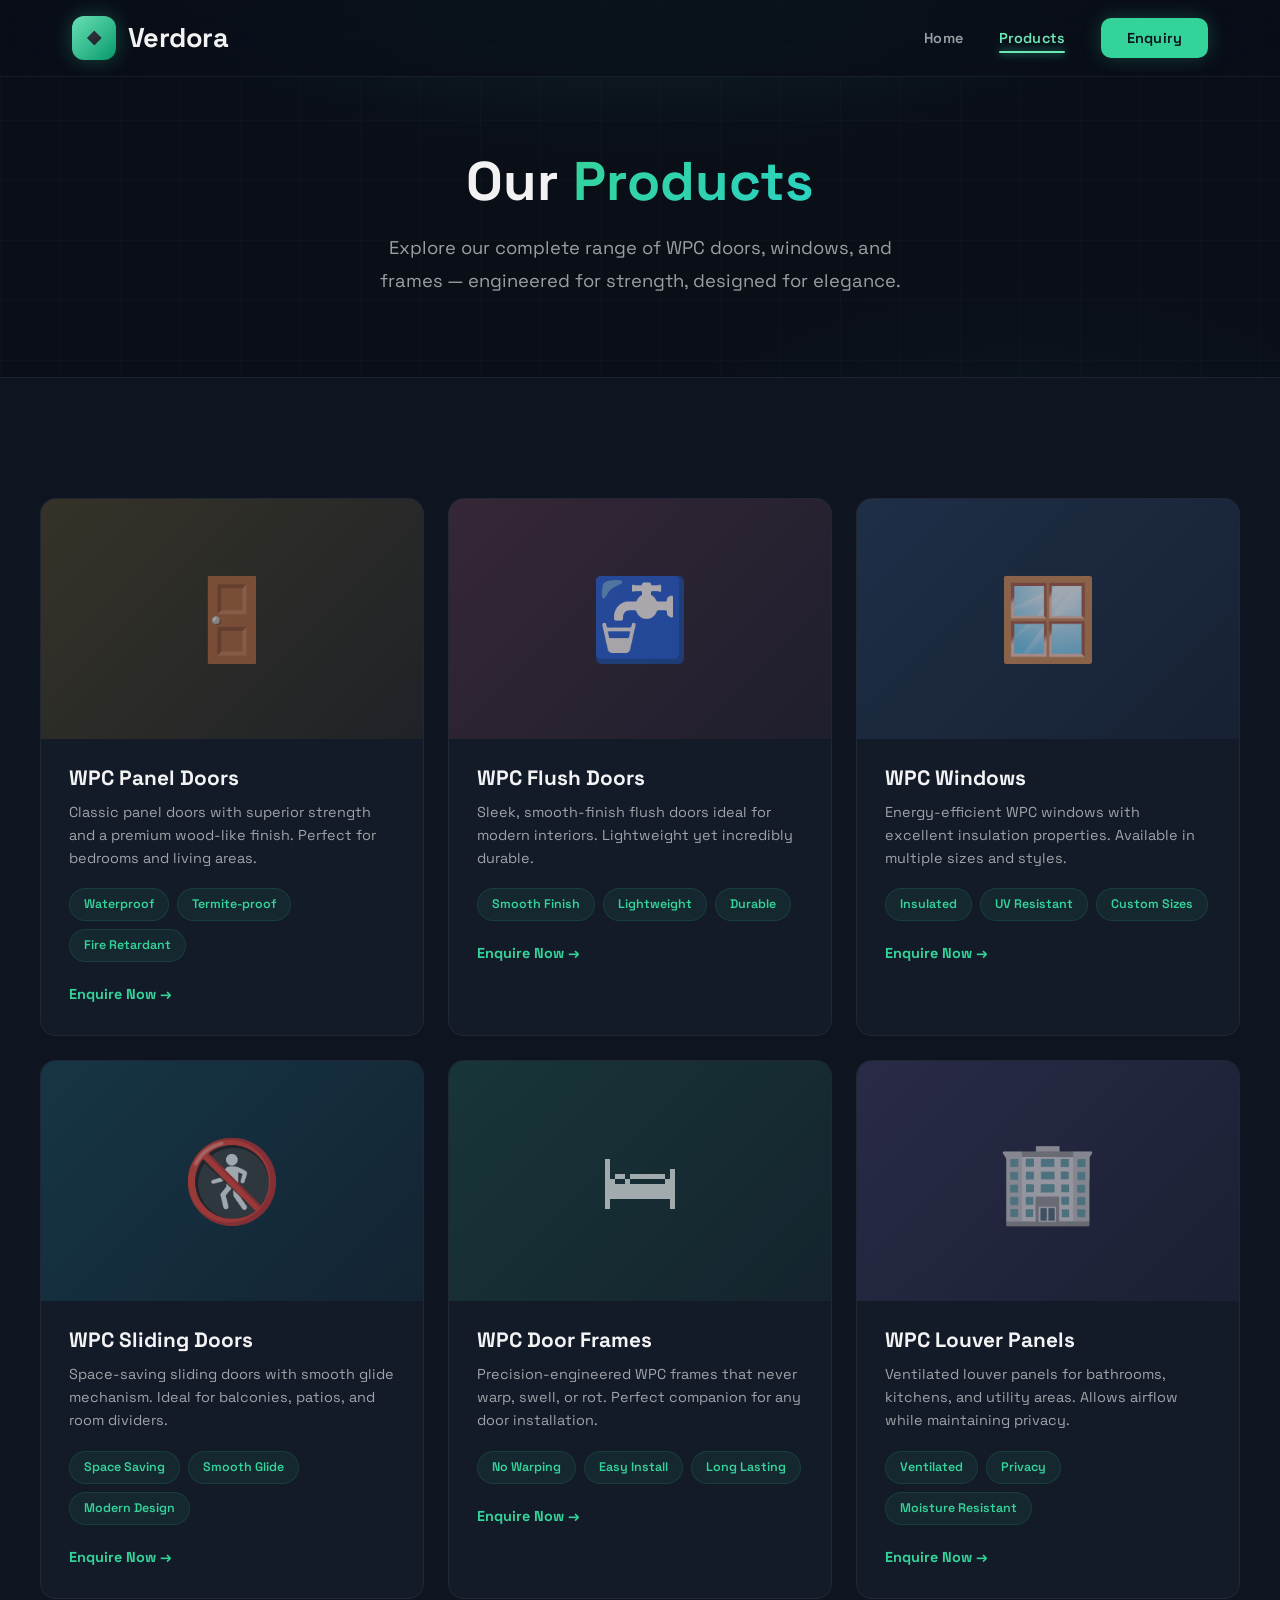
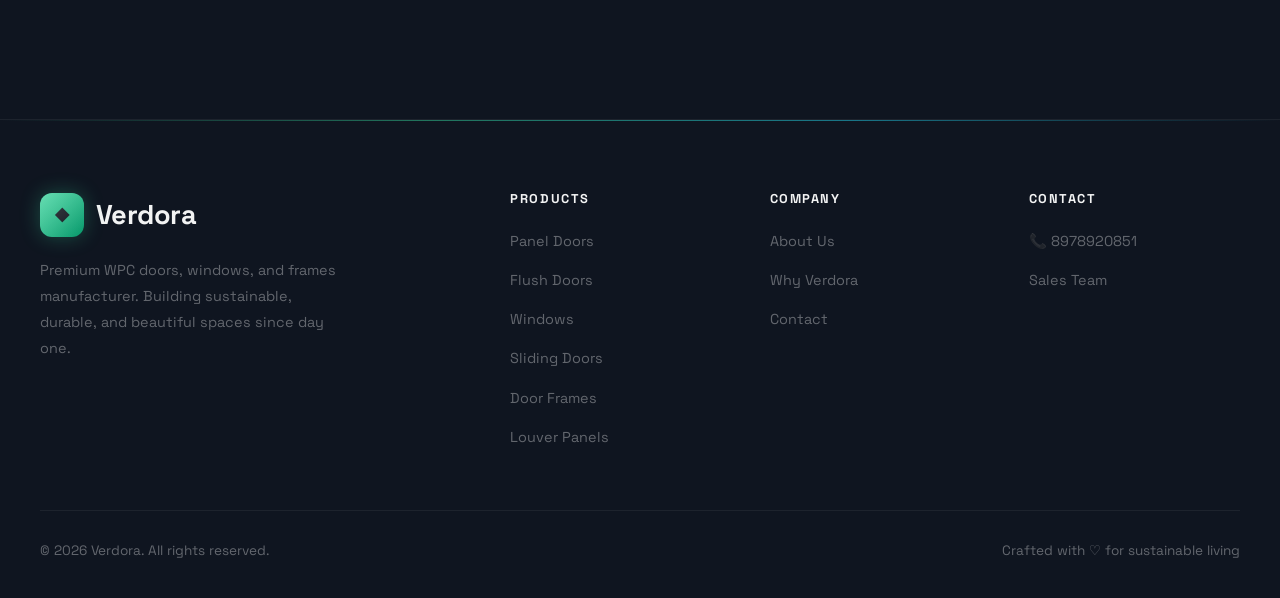
<file: docs/product.html>
<!DOCTYPE html>
<html lang="en">
<head>
  <meta charset="UTF-8" />
  <meta name="viewport" content="width=device-width, initial-scale=1.0, viewport-fit=cover" />
  <title>Verdora — Products</title>
  <link rel="preconnect" href="https://fonts.googleapis.com" />
  <link rel="preconnect" href="https://fonts.gstatic.com" crossorigin />
  <link href="https://fonts.googleapis.com/css2?family=Space+Grotesk:wght@400;500;600;700&display=swap" rel="stylesheet" />
  <link rel="stylesheet" href="styles.css" />
</head>
<body>
<div class="mesh-bg"></div>

<!-- ─── Navbar ──────────────────────────────────── -->
<nav class="navbar" id="navbar">
  <div class="nav-inner">
    <a href="index.html" class="logo">
      <div class="logo-icon">&#9670;</div>
      Verdora
    </a>
    <ul class="nav-links" id="navLinks">
      <li><a href="home.html">Home</a></li>
      <li><a href="product.html" class="active">Products</a></li>
      <li><a href="enquire.html" class="nav-cta">Enquiry</a></li>
    </ul>
    <button class="hamburger" id="hamburger" aria-label="Toggle menu">
      <span></span><span></span><span></span>
    </button>
  </div>
</nav>

<!-- ─── Page Hero ──────────────────────────────── -->
<section class="page-hero">
  <h1>Our <span class="highlight">Products</span></h1>
  <p>Explore our complete range of WPC doors, windows, and frames — engineered for strength, designed for elegance.</p>
</section>

<!-- ─── Products Grid ──────────────────────────── -->
<section class="section products-section">
  <div class="products-grid">

    <div class="product-card fade-up">
      <div class="product-img door-bg">&#128682;</div>
      <div class="product-body">
        <h3>WPC Panel Doors</h3>
        <p>Classic panel doors with superior strength and a premium wood-like finish. Perfect for bedrooms and living areas.</p>
        <div class="product-features">
          <span>Waterproof</span><span>Termite-proof</span><span>Fire Retardant</span>
        </div>
        <a href="enquire.html" class="product-link">Enquire Now &#8594;</a>
      </div>
    </div>

    <div class="product-card fade-up">
      <div class="product-img flush-bg">&#128688;</div>
      <div class="product-body">
        <h3>WPC Flush Doors</h3>
        <p>Sleek, smooth-finish flush doors ideal for modern interiors. Lightweight yet incredibly durable.</p>
        <div class="product-features">
          <span>Smooth Finish</span><span>Lightweight</span><span>Durable</span>
        </div>
        <a href="enquire.html" class="product-link">Enquire Now &#8594;</a>
      </div>
    </div>

    <div class="product-card fade-up">
      <div class="product-img window-bg">&#129695;</div>
      <div class="product-body">
        <h3>WPC Windows</h3>
        <p>Energy-efficient WPC windows with excellent insulation properties. Available in multiple sizes and styles.</p>
        <div class="product-features">
          <span>Insulated</span><span>UV Resistant</span><span>Custom Sizes</span>
        </div>
        <a href="enquire.html" class="product-link">Enquire Now &#8594;</a>
      </div>
    </div>

    <div class="product-card fade-up">
      <div class="product-img slide-bg">&#128695;</div>
      <div class="product-body">
        <h3>WPC Sliding Doors</h3>
        <p>Space-saving sliding doors with smooth glide mechanism. Ideal for balconies, patios, and room dividers.</p>
        <div class="product-features">
          <span>Space Saving</span><span>Smooth Glide</span><span>Modern Design</span>
        </div>
        <a href="enquire.html" class="product-link">Enquire Now &#8594;</a>
      </div>
    </div>

    <div class="product-card fade-up">
      <div class="product-img frame-bg">&#128719;</div>
      <div class="product-body">
        <h3>WPC Door Frames</h3>
        <p>Precision-engineered WPC frames that never warp, swell, or rot. Perfect companion for any door installation.</p>
        <div class="product-features">
          <span>No Warping</span><span>Easy Install</span><span>Long Lasting</span>
        </div>
        <a href="enquire.html" class="product-link">Enquire Now &#8594;</a>
      </div>
    </div>

    <div class="product-card fade-up">
      <div class="product-img louver-bg">&#127970;</div>
      <div class="product-body">
        <h3>WPC Louver Panels</h3>
        <p>Ventilated louver panels for bathrooms, kitchens, and utility areas. Allows airflow while maintaining privacy.</p>
        <div class="product-features">
          <span>Ventilated</span><span>Privacy</span><span>Moisture Resistant</span>
        </div>
        <a href="enquire.html" class="product-link">Enquire Now &#8594;</a>
      </div>
    </div>

  </div>
</section>

<!-- ─── Footer ─────────────────────────────────── -->
<footer>
  <div class="footer-inner">
    <div class="footer-brand">
      <a href="index.html" class="logo">
        <div class="logo-icon">&#9670;</div>
        Verdora
      </a>
      <p>Premium WPC doors, windows, and frames manufacturer. Building sustainable, durable, and beautiful spaces since day one.</p>
    </div>
    <div class="footer-col">
      <h4>Products</h4>
      <ul>
        <li><a href="product.html">Panel Doors</a></li>
        <li><a href="product.html">Flush Doors</a></li>
        <li><a href="product.html">Windows</a></li>
        <li><a href="product.html">Sliding Doors</a></li>
        <li><a href="product.html">Door Frames</a></li>
        <li><a href="product.html">Louver Panels</a></li>
      </ul>
    </div>
    <div class="footer-col">
      <h4>Company</h4>
      <ul>
        <li><a href="home.html#why">About Us</a></li>
        <li><a href="home.html#why">Why Verdora</a></li>
        <li><a href="enquire.html">Contact</a></li>
      </ul>
    </div>
    <div class="footer-col">
      <h4>Contact</h4>
      <ul>
        <li><a href="tel:8978920851">&#128222; 8978920851</a></li>
        <li><a href="enquire.html">Sales Team</a></li>
      </ul>
    </div>
  </div>
  <div class="footer-bottom">
    <p>&copy; 2026 Verdora. All rights reserved.</p>
    <p>Crafted with &#9825; for sustainable living</p>
  </div>
</footer>

<script src="script.js"></script>
</body>
</html>
</file>
<file: docs/styles.css>
/* ═══════════════════════════════════════════
   VERDORA — Dark Premium Theme
   Font: Space Grotesk (bold geometric sans)
   Palette: Deep navy-black + neon emerald + ice white
   ═══════════════════════════════════════════ */

*, *::before, *::after { margin: 0; padding: 0; box-sizing: border-box; }

:root {
  --bg-primary:   #0a0e17;
  --bg-secondary: #0f1520;
  --bg-card:      #131a28;
  --bg-elevated:  #182235;
  --border:       rgba(255,255,255,.06);
  --border-glow:  rgba(52,211,153,.15);

  --neon:         #34d399;
  --neon-bright:  #6ee7b7;
  --neon-dim:     #059669;
  --cyan:         #22d3ee;
  --gold:         #fbbf24;
  --rose:         #fb7185;
  --violet:       #a78bfa;

  --text-primary:   rgba(255,255,255,.95);
  --text-secondary: rgba(255,255,255,.6);
  --text-muted:     rgba(255,255,255,.35);

  --shadow-glow: 0 0 60px rgba(52,211,153,.12);
  --shadow-lg:   0 16px 48px rgba(0,0,0,.4);
  --shadow-xl:   0 24px 64px rgba(0,0,0,.5);
  --radius: 16px;
  --radius-lg: 24px;
}

html { scroll-behavior: smooth; overflow-x: hidden; }

body {
  font-family: 'Space Grotesk', system-ui, sans-serif;
  color: var(--text-secondary);
  line-height: 1.7;
  background: var(--bg-primary);
  overflow-x: hidden;
}

h1, h2, h3, h4 {
  font-family: 'Space Grotesk', sans-serif;
  color: var(--text-primary);
  font-weight: 700;
  line-height: 1.15;
}

::selection { background: rgba(52,211,153,.3); color: #fff; }

/* ── Animated dark mesh background ─────── */
.mesh-bg {
  position: fixed; top: 0; left: 0; width: 100%; height: 100%;
  z-index: -1; pointer-events: none;
  background:
    radial-gradient(ellipse 80% 50% at 50% -10%, rgba(52,211,153,.07) 0%, transparent 60%),
    radial-gradient(ellipse 60% 40% at 80% 50%, rgba(34,211,238,.04) 0%, transparent 50%),
    radial-gradient(ellipse 50% 60% at 10% 80%, rgba(167,139,250,.03) 0%, transparent 50%),
    var(--bg-primary);
}

/* ── Grid overlay (subtle) ─────────────── */
.mesh-bg::before {
  content: ''; position: absolute; inset: 0;
  background-image:
    linear-gradient(rgba(255,255,255,.015) 1px, transparent 1px),
    linear-gradient(90deg, rgba(255,255,255,.015) 1px, transparent 1px);
  background-size: 60px 60px;
}

/* ── Navbar ─────────────────────────────── */
.navbar {
  position: fixed; top: 0; left: 0; right: 0; z-index: 1000;
  background: rgba(10,14,23,.7);
  backdrop-filter: blur(24px) saturate(1.5);
  -webkit-backdrop-filter: blur(24px) saturate(1.5);
  border-bottom: 1px solid var(--border);
  transition: all .4s;
  padding-top: env(safe-area-inset-top, 0px);
}
.navbar.scrolled {
  background: rgba(10,14,23,.92);
  box-shadow: 0 4px 40px rgba(0,0,0,.3);
}
.nav-inner {
  max-width: 1200px; margin: 0 auto;
  display: flex; align-items: center; justify-content: space-between;
  padding: 0 32px; height: 76px;
  position: relative; z-index: 2;
}
.logo {
  display: flex; align-items: center; gap: 12px;
  text-decoration: none; font-family: 'Space Grotesk', sans-serif;
  font-size: 1.7rem; font-weight: 700; color: var(--text-primary);
  letter-spacing: -.02em;
  flex-shrink: 0; min-width: 0;
  white-space: nowrap;
}
.logo-icon {
  width: 44px; height: 44px; flex-shrink: 0;
  background: linear-gradient(135deg, var(--neon), var(--neon-dim));
  border-radius: 12px; display: grid; place-items: center;
  color: var(--bg-primary); font-size: 1.1rem; font-weight: 900;
  box-shadow: 0 0 20px rgba(52,211,153,.3);
  position: relative; overflow: hidden;
}
.logo-icon::after {
  content: ''; position: absolute; inset: 0;
  background: linear-gradient(135deg, rgba(255,255,255,.25), transparent);
}
.nav-links { display: flex; gap: 36px; list-style: none; align-items: center; }
.nav-links a {
  text-decoration: none; color: var(--text-secondary);
  font-weight: 600; font-size: .9rem; position: relative;
  transition: color .3s; letter-spacing: .01em;
}
.nav-links a::after {
  content: ''; position: absolute; bottom: -6px; left: 0;
  width: 0; height: 2px; border-radius: 2px;
  background: var(--neon);
  box-shadow: 0 0 8px var(--neon);
  transition: width .4s cubic-bezier(.4,0,.2,1);
}
.nav-links a:hover { color: var(--text-primary); }
.nav-links a:hover::after { width: 100%; }
.nav-links a.active { color: var(--neon-bright); }
.nav-links a.active::after { width: 100%; background: var(--neon-bright); }
.nav-cta {
  background: var(--neon) !important;
  color: var(--bg-primary) !important;
  padding: 11px 26px; border-radius: 10px;
  font-weight: 700; transition: all .3s;
  box-shadow: 0 0 20px rgba(52,211,153,.25);
}
.nav-cta:hover {
  transform: translateY(-2px);
  box-shadow: 0 0 30px rgba(52,211,153,.4);
}
.nav-cta::after { display: none !important; }

.hamburger {
  display: none; background: none; border: none; cursor: pointer;
  flex-direction: column; gap: 5px; padding: 4px;
  flex-shrink: 0;
}
.hamburger span {
  width: 24px; height: 2.5px; background: var(--text-primary);
  border-radius: 2px; transition: .3s;
}

/* ── Buttons ────────────────────────────── */
.btn {
  display: inline-flex; align-items: center; gap: 8px;
  padding: 15px 32px; border-radius: 12px;
  font-size: 1rem; font-weight: 700; text-decoration: none;
  transition: all .3s cubic-bezier(.4,0,.2,1);
  cursor: pointer; border: none; position: relative; overflow: hidden;
  letter-spacing: .01em;
}
.btn::before {
  content: ''; position: absolute; top: 0; left: -100%;
  width: 100%; height: 100%;
  background: linear-gradient(90deg, transparent, rgba(255,255,255,.15), transparent);
  transition: left .6s;
}
.btn:hover::before { left: 100%; }
.btn-primary {
  background: var(--neon);
  color: var(--bg-primary);
  box-shadow: 0 0 30px rgba(52,211,153,.3);
}
.btn-primary:hover {
  transform: translateY(-3px);
  box-shadow: 0 0 50px rgba(52,211,153,.45), 0 8px 30px rgba(0,0,0,.3);
}
.btn-outline {
  background: transparent; color: var(--neon);
  border: 2px solid rgba(52,211,153,.4);
}
.btn-outline:hover {
  background: rgba(52,211,153,.08);
  border-color: var(--neon);
  transform: translateY(-3px);
  box-shadow: 0 0 30px rgba(52,211,153,.15);
}

/* ── Section base ──────────────────────── */
.section { padding: 120px 32px; }
.section-header {
  text-align: center; max-width: 640px; margin: 0 auto 72px;
}
.section-header .tag {
  display: inline-flex; align-items: center; gap: 6px;
  background: rgba(52,211,153,.08); color: var(--neon);
  padding: 6px 18px; border-radius: 100px;
  font-size: .78rem; font-weight: 700; text-transform: uppercase;
  letter-spacing: .1em; margin-bottom: 16px;
  border: 1px solid rgba(52,211,153,.15);
}
.section-header h2 {
  font-size: 2.8rem; margin-bottom: 18px;
  color: var(--text-primary);
}
.section-header p { color: var(--text-secondary); font-size: 1.1rem; line-height: 1.8; }

/* ── Hero ───────────────────────────────── */
.hero {
  min-height: 100vh; display: flex; align-items: center;
  padding: 100px 32px 80px;
  position: relative; overflow: hidden;
}
.hero::before {
  content: ''; position: absolute;
  top: -40%; left: 50%; transform: translateX(-50%);
  width: 120%; height: 80%;
  background: radial-gradient(ellipse, rgba(52,211,153,.08) 0%, transparent 60%);
  pointer-events: none;
}
.hero::after {
  content: ''; position: absolute;
  bottom: -20%; right: -10%;
  width: 600px; height: 600px;
  background: radial-gradient(circle, rgba(34,211,238,.05) 0%, transparent 60%);
  border-radius: 50%;
  animation: pulse 8s ease-in-out infinite;
}
@keyframes pulse {
  0%, 100% { transform: scale(1); opacity: .5; }
  50% { transform: scale(1.2); opacity: 1; }
}
.hero-inner {
  max-width: 1200px; margin: 0 auto; width: 100%;
  display: grid; grid-template-columns: 1fr 1fr; gap: 72px;
  align-items: center; position: relative; z-index: 1;
}
.hero-badge {
  display: inline-flex; align-items: center; gap: 8px;
  background: rgba(52,211,153,.08); color: var(--neon);
  padding: 8px 20px; border-radius: 100px;
  font-size: .85rem; font-weight: 700; margin-bottom: 24px;
  border: 1px solid rgba(52,211,153,.15);
}
.hero-badge span { font-size: 1rem; }
.hero h1 {
  font-size: clamp(1.85rem, 5vw, 4.2rem); line-height: 1.08; margin-bottom: 24px;
  color: var(--text-primary); font-weight: 700;
}
.hero h1 .highlight {
  background: linear-gradient(135deg, var(--neon), var(--cyan));
  background-size: 200% 200%;
  -webkit-background-clip: text; -webkit-text-fill-color: transparent;
  background-clip: text;
  animation: gradient-shift 4s ease-in-out infinite;
}
@keyframes gradient-shift {
  0%, 100% { background-position: 0% 50%; }
  50% { background-position: 100% 50%; }
}
.hero p {
  font-size: 1.15rem; color: var(--text-secondary);
  margin-bottom: 36px; max-width: 480px; line-height: 1.8;
}
.hero-buttons { display: flex; gap: 16px; flex-wrap: wrap; }

.hero-visual {
  display: flex; justify-content: center; align-items: center;
  position: relative;
}
.hero-card {
  width: 100%; max-width: 480px; aspect-ratio: 4/3;
  background: var(--bg-card);
  border: 1px solid var(--border);
  border-radius: var(--radius-lg); position: relative;
  box-shadow: var(--shadow-xl), var(--shadow-glow);
  display: flex; align-items: center; justify-content: center;
  overflow: hidden;
  transition: transform .5s cubic-bezier(.4,0,.2,1);
}
.hero-card:hover { transform: scale(1.02) rotate(.5deg); }
.hero-card-content {
  text-align: center; color: white; padding: 40px; z-index: 2;
}
.hero-card-content .door-icon {
  font-size: 5rem; margin-bottom: 16px; display: block;
  filter: drop-shadow(0 4px 20px rgba(0,0,0,.5));
}
.hero-card-content h3 { color: var(--text-primary); font-size: 1.6rem; margin-bottom: 10px; }
.hero-card-content p { color: var(--text-secondary); font-size: .95rem; line-height: 1.6; }
.hero-card::before {
  content: ''; position: absolute; inset: 0; z-index: 1;
  background:
    radial-gradient(ellipse at 30% 20%, rgba(52,211,153,.1), transparent 50%),
    radial-gradient(ellipse at 70% 80%, rgba(34,211,238,.06), transparent 50%);
}
.hero-card::after {
  content: ''; position: absolute; top: -50%; left: -50%;
  width: 200%; height: 200%; z-index: 0;
  background: conic-gradient(from 0deg, transparent, rgba(52,211,153,.06), transparent 30%,
    transparent 50%, rgba(34,211,238,.04), transparent 80%);
  animation: rotate 15s linear infinite;
}
@keyframes rotate { to { transform: rotate(360deg); } }

.floating-badge {
  position: absolute; border-radius: var(--radius);
  padding: 16px 20px; display: flex; align-items: center; gap: 12px;
  font-size: .85rem; font-weight: 700; color: var(--text-primary);
  animation: float 4s ease-in-out infinite;
  background: rgba(19,26,40,.85);
  border: 1px solid var(--border);
  backdrop-filter: blur(16px);
  box-shadow: 0 8px 32px rgba(0,0,0,.3);
}
.floating-badge.top-right { top: -20px; right: -20px; animation-delay: 0s; }
.floating-badge.bottom-left { bottom: -20px; left: -20px; animation-delay: 2s; }
.floating-badge .icon {
  width: 40px; height: 40px; border-radius: 10px;
  display: grid; place-items: center; font-size: 1.1rem;
}
.floating-badge .icon.green { background: rgba(52,211,153,.15); }
.floating-badge .icon.amber { background: rgba(251,191,36,.12); }

@keyframes float {
  0%, 100% { transform: translateY(0); }
  50% { transform: translateY(-10px); }
}

/* ── Mission Strip ──────────────────────── */
.mission {
  padding: 100px 32px;
  position: relative; overflow: hidden;
  border-top: 1px solid var(--border);
  border-bottom: 1px solid var(--border);
  background: var(--bg-secondary);
}
.mission::before {
  content: ''; position: absolute; inset: 0;
  background:
    radial-gradient(ellipse at 50% 0%, rgba(52,211,153,.05), transparent 50%),
    radial-gradient(ellipse at 80% 100%, rgba(34,211,238,.03), transparent 50%);
}
.mission-inner {
  max-width: 1000px; margin: 0 auto;
  position: relative; z-index: 1;
}
.mission-statement {
  text-align: center; margin-bottom: 64px;
}
.mission-statement h2 {
  font-size: 2.6rem; color: var(--text-primary);
  margin-bottom: 20px; line-height: 1.2;
}
.mission-statement h2 .highlight {
  background: linear-gradient(135deg, var(--neon), var(--cyan));
  background-size: 200% 200%;
  -webkit-background-clip: text; -webkit-text-fill-color: transparent;
  background-clip: text;
  animation: gradient-shift 4s ease-in-out infinite;
}
.mission-statement p {
  font-size: 1.1rem; color: var(--text-secondary);
  line-height: 1.8; max-width: 640px; margin: 0 auto;
}
.mission-pillars {
  display: grid; grid-template-columns: repeat(4, 1fr); gap: 20px;
}
.pillar {
  text-align: center; padding: 32px 20px;
  border-radius: var(--radius);
  background: rgba(255,255,255,.02);
  border: 1px solid var(--border);
  transition: all .4s;
}
.pillar:hover {
  background: rgba(52,211,153,.04);
  border-color: var(--border-glow);
  transform: translateY(-4px);
  box-shadow: 0 0 40px rgba(52,211,153,.06);
}
.pillar-icon {
  font-size: 2rem; margin-bottom: 16px;
  display: block; line-height: 1;
  filter: grayscale(.2);
}
.pillar:hover .pillar-icon {
  filter: none;
  transform: scale(1.15);
  transition: all .3s;
}
.pillar h4 {
  font-size: 1rem; color: var(--text-primary);
  margin-bottom: 8px; font-weight: 700;
}
.pillar p {
  font-size: .85rem; color: var(--text-muted);
  line-height: 1.6;
}

/* ── Why Section ───────────────────────── */
.why-grid {
  max-width: 1200px; margin: 0 auto;
  display: grid; grid-template-columns: repeat(auto-fill, minmax(260px, 1fr)); gap: 24px;
  perspective: 1000px;
}
.why-card {
  background: var(--bg-card);
  border: 1px solid var(--border);
  border-radius: var(--radius-lg); padding: 40px 32px;
  position: relative; overflow: hidden;
  transform-style: preserve-3d;
  transition: transform .5s cubic-bezier(.4,0,.2,1), box-shadow .5s;
  cursor: default;
}

/* ── Animated border glow ──────────────── */
.why-card::before {
  content: ''; position: absolute; inset: -1px;
  border-radius: inherit; padding: 1px;
  background: conic-gradient(from var(--card-angle, 0deg),
    transparent 0%, var(--card-glow, var(--neon)) 8%,
    transparent 16%, transparent 100%);
  -webkit-mask: linear-gradient(#fff 0 0) content-box, linear-gradient(#fff 0 0);
  -webkit-mask-composite: xor;
  mask-composite: exclude;
  opacity: 0; transition: opacity .5s;
  animation: border-spin 4s linear infinite;
}
@keyframes border-spin { to { --card-angle: 360deg; } }
@property --card-angle {
  syntax: '<angle>';
  initial-value: 0deg;
  inherits: false;
}

/* ── Particle field ────────────────────── */
.why-card::after {
  content: ''; position: absolute; inset: 0;
  background-size: 4px 4px; opacity: 0;
  transition: opacity .6s; pointer-events: none; border-radius: inherit;
}
.why-card.water::after {
  background-image: radial-gradient(circle 1px, rgba(52,211,153,.3) 100%, transparent 100%);
  animation: drift-up 3s linear infinite;
}
.why-card.shield::after {
  background-image: radial-gradient(circle 1px, rgba(96,165,250,.25) 100%, transparent 100%);
  animation: drift-up 4s linear infinite reverse;
}
.why-card.fire::after {
  background-image: radial-gradient(circle 1px, rgba(251,191,36,.2) 100%, transparent 100%);
  background-size: 5px 5px;
  animation: drift-up 2.5s linear infinite;
}
.why-card.leaf::after {
  background-image: radial-gradient(circle 1px, rgba(167,139,250,.2) 100%, transparent 100%);
  animation: drift-up 3.5s linear infinite;
}
@keyframes drift-up {
  0%   { background-position: 0 0; }
  100% { background-position: 0 -200px; }
}

/* ── Card hover ────────────────────────── */
.why-card:hover {
  transform: translateY(-12px) scale(1.03);
  box-shadow:
    0 24px 60px -12px rgba(0,0,0,.5),
    0 0 80px var(--card-shadow, rgba(52,211,153,.1));
  background: var(--bg-elevated);
}
.why-card:hover::before { opacity: 1; }
.why-card:hover::after { opacity: 1; }

/* ── Per-card themes ───────────────────── */
.why-card.water  { --card-glow: var(--neon); --card-shadow: rgba(52,211,153,.12); }
.why-card.shield { --card-glow: var(--cyan); --card-shadow: rgba(34,211,238,.12); }
.why-card.fire   { --card-glow: var(--gold); --card-shadow: rgba(251,191,36,.12); }
.why-card.leaf   { --card-glow: var(--violet); --card-shadow: rgba(167,139,250,.12); }

/* ── Icon ──────────────────────────────── */
.why-icon {
  width: 68px; height: 68px; border-radius: 18px;
  display: grid; place-items: center; font-size: 1.8rem;
  margin-bottom: 24px; position: relative;
  transition: transform .4s cubic-bezier(.4,0,.2,1), box-shadow .4s;
}
.why-card:hover .why-icon { transform: scale(1.15) rotate(-5deg); }

.why-icon.g1 {
  background: rgba(52,211,153,.12);
  box-shadow: 0 0 24px rgba(52,211,153,.15);
}
.why-card:hover .why-icon.g1 {
  box-shadow: 0 0 40px rgba(52,211,153,.3);
  animation: icon-water 1s ease-in-out infinite;
}
@keyframes icon-water {
  0%, 100% { transform: scale(1.15) rotate(-5deg) translateY(0); }
  25% { transform: scale(1.15) rotate(-3deg) translateY(-4px); }
  75% { transform: scale(1.15) rotate(-7deg) translateY(2px); }
}

.why-icon.g2 {
  background: rgba(34,211,238,.1);
  box-shadow: 0 0 24px rgba(34,211,238,.12);
}
.why-card:hover .why-icon.g2 {
  box-shadow: 0 0 40px rgba(34,211,238,.25);
  animation: icon-shield .8s ease-in-out infinite;
}
@keyframes icon-shield {
  0%, 100% { transform: scale(1.15) rotate(-5deg); }
  50% { transform: scale(1.25) rotate(-5deg); }
}

.why-icon.g3 {
  background: rgba(251,191,36,.1);
  box-shadow: 0 0 24px rgba(251,191,36,.12);
}
.why-card:hover .why-icon.g3 {
  box-shadow: 0 0 40px rgba(251,191,36,.25);
  animation: icon-fire .4s ease-in-out infinite alternate;
}
@keyframes icon-fire {
  0%   { transform: scale(1.15) rotate(-5deg) translateY(0); }
  100% { transform: scale(1.18) rotate(-3deg) translateY(-3px); }
}

.why-icon.g4 {
  background: rgba(167,139,250,.1);
  box-shadow: 0 0 24px rgba(167,139,250,.12);
}
.why-card:hover .why-icon.g4 {
  box-shadow: 0 0 40px rgba(167,139,250,.25);
  animation: icon-leaf 2s ease-in-out infinite;
}
@keyframes icon-leaf {
  0%, 100% { transform: scale(1.15) rotate(-5deg); }
  25% { transform: scale(1.15) rotate(5deg); }
  50% { transform: scale(1.2) rotate(-3deg); }
  75% { transform: scale(1.15) rotate(8deg); }
}

.why-card .card-highlight {
  position: absolute; width: 250px; height: 250px;
  border-radius: 50%; pointer-events: none;
  background: radial-gradient(circle, var(--card-glow, rgba(52,211,153,.08)), transparent 70%);
  transform: translate(-50%, -50%);
  opacity: 0; transition: opacity .3s;
  filter: blur(40px); z-index: 0;
}
.why-card:hover .card-highlight { opacity: 1; }

.why-card h3 { font-size: 1.25rem; margin-bottom: 10px; position: relative; z-index: 1; }
.why-card p { font-size: .9rem; color: var(--text-secondary); line-height: 1.7; position: relative; z-index: 1; }

/* ── Products ───────────────────────────── */
.products-section {
  background: var(--bg-secondary);
  border-top: 1px solid var(--border);
}
.products-grid {
  max-width: 1200px; margin: 0 auto;
  display: grid; grid-template-columns: repeat(auto-fill, minmax(340px, 1fr)); gap: 24px;
}
.product-card {
  background: var(--bg-card); border-radius: var(--radius);
  overflow: hidden; transition: all .4s cubic-bezier(.4,0,.2,1);
  border: 1px solid var(--border);
}
.product-card:hover {
  transform: translateY(-8px) scale(1.01);
  box-shadow: var(--shadow-xl), 0 0 60px rgba(52,211,153,.06);
  border-color: var(--border-glow);
}
.product-img {
  height: 240px; display: flex; align-items: center;
  justify-content: center; font-size: 5rem;
  position: relative; overflow: hidden;
  transition: all .4s;
}
.product-card:hover .product-img { transform: scale(1.05); }
.product-img.door-bg   { background: linear-gradient(135deg, rgba(251,191,36,.15), rgba(251,191,36,.05)); }
.product-img.window-bg  { background: linear-gradient(135deg, rgba(96,165,250,.15), rgba(96,165,250,.05)); }
.product-img.frame-bg   { background: linear-gradient(135deg, rgba(52,211,153,.15), rgba(52,211,153,.05)); }
.product-img.louver-bg  { background: linear-gradient(135deg, rgba(167,139,250,.15), rgba(167,139,250,.05)); }
.product-img.flush-bg   { background: linear-gradient(135deg, rgba(251,113,133,.15), rgba(251,113,133,.05)); }
.product-img.slide-bg   { background: linear-gradient(135deg, rgba(34,211,238,.15), rgba(34,211,238,.05)); }

.product-body { padding: 28px; }
.product-body h3 { font-size: 1.3rem; margin-bottom: 10px; }
.product-body p { font-size: .9rem; color: var(--text-secondary); margin-bottom: 18px; line-height: 1.6; }
.product-features {
  display: flex; flex-wrap: wrap; gap: 8px; margin-bottom: 18px;
}
.product-features span {
  background: rgba(52,211,153,.08);
  color: var(--neon);
  padding: 5px 14px; border-radius: 100px; font-size: .78rem; font-weight: 600;
  border: 1px solid rgba(52,211,153,.12);
}
.product-link {
  display: inline-flex; align-items: center; gap: 6px;
  color: var(--neon); font-weight: 700; font-size: .9rem;
  text-decoration: none; transition: all .3s;
}
.product-link:hover { gap: 12px; color: var(--neon-bright); text-shadow: 0 0 12px rgba(52,211,153,.3); }

/* ── Enquiry ────────────────────────────── */
.enquiry-section {
  background: var(--bg-secondary);
  border-top: 1px solid var(--border);
}
.enquiry-inner { max-width: 800px; margin: 0 auto; text-align: center; }
.enquiry-box {
  background: var(--bg-card); border-radius: var(--radius-lg);
  padding: 56px; border: 1px solid var(--border);
  box-shadow: var(--shadow-xl);
  position: relative; overflow: hidden;
}
.enquiry-box::before {
  content: ''; position: absolute; top: 0; left: 0; right: 0; height: 2px;
  background: linear-gradient(90deg, transparent, var(--neon), var(--cyan), transparent);
  background-size: 200% 100%;
  animation: shimmer-bar 3s linear infinite;
}
@keyframes shimmer-bar {
  0% { background-position: 200% 0; }
  100% { background-position: -200% 0; }
}
.enquiry-box .phone-icon {
  width: 88px; height: 88px; border-radius: 50%;
  background: rgba(52,211,153,.1);
  border: 1px solid rgba(52,211,153,.15);
  display: grid; place-items: center;
  font-size: 2.2rem; margin: 0 auto 28px;
  box-shadow: 0 0 40px rgba(52,211,153,.1);
  animation: ring 2s ease-in-out infinite;
}
@keyframes ring {
  0%, 100% { transform: rotate(0deg); }
  10% { transform: rotate(15deg); }
  20% { transform: rotate(-10deg); }
  30% { transform: rotate(8deg); }
  40% { transform: rotate(-5deg); }
  50%, 100% { transform: rotate(0deg); }
}
.enquiry-box h2 { font-size: 2.2rem; margin-bottom: 12px; }
.enquiry-box .subtitle { color: var(--text-secondary); font-size: 1.1rem; margin-bottom: 36px; }
.phone-number {
  display: inline-flex; align-items: center; gap: 12px;
  font-size: 2.4rem; font-weight: 700; margin-bottom: 16px;
  font-family: 'Space Grotesk', sans-serif;
  text-decoration: none;
  color: var(--neon);
  text-shadow: 0 0 20px rgba(52,211,153,.3);
  transition: all .3s;
}
.phone-number:hover { text-shadow: 0 0 30px rgba(52,211,153,.5); }
.sales-team {
  display: inline-block;
  background: var(--neon); color: var(--bg-primary);
  padding: 8px 24px; border-radius: 100px;
  font-size: .85rem; font-weight: 700; margin-bottom: 28px;
  box-shadow: 0 0 20px rgba(52,211,153,.2);
}
.enquiry-note {
  color: var(--text-muted); font-size: .9rem;
  border-top: 1px solid var(--border); padding-top: 28px; margin-top: 28px;
}
.call-btn {
  display: inline-flex; align-items: center; gap: 10px;
  background: var(--neon); color: var(--bg-primary);
  padding: 18px 40px; border-radius: 14px;
  font-size: 1.1rem; font-weight: 700; text-decoration: none;
  transition: all .3s cubic-bezier(.4,0,.2,1); margin-top: 16px;
  box-shadow: 0 0 30px rgba(52,211,153,.25);
  position: relative; overflow: hidden;
}
.call-btn::before {
  content: ''; position: absolute; top: 0; left: -100%;
  width: 100%; height: 100%;
  background: linear-gradient(90deg, transparent, rgba(255,255,255,.2), transparent);
  animation: shimmer 2.5s infinite;
}
@keyframes shimmer { 0% { left: -100%; } 100% { left: 100%; } }
.call-btn:hover {
  transform: translateY(-3px);
  box-shadow: 0 0 50px rgba(52,211,153,.4), 0 12px 40px rgba(0,0,0,.3);
}

/* ── Enquiry Hero (full-viewport, number visible instantly) ── */
.enq-hero {
  min-height: 100vh; display: flex; align-items: center; justify-content: center;
  text-align: center; position: relative; overflow: hidden;
  padding: 120px 32px 80px;
}
.enq-hero-inner { position: relative; z-index: 2; max-width: 600px; }
.enq-hero h1 {
  font-size: 3.4rem; margin-bottom: 12px;
}
.enq-hero h1 .highlight {
  background: linear-gradient(135deg, var(--neon), var(--cyan));
  background-size: 200% 200%;
  -webkit-background-clip: text; -webkit-text-fill-color: transparent;
  background-clip: text;
  animation: gradient-shift 4s ease-in-out infinite;
}
.enq-sub {
  font-size: 1.1rem; color: var(--text-secondary); line-height: 1.7;
  margin-bottom: 40px;
}

/* Card with phone */
.enq-card {
  background: var(--bg-card);
  border: 1px solid var(--border);
  border-radius: var(--radius-lg);
  padding: 48px 40px 36px;
  position: relative; overflow: hidden;
  box-shadow: 0 24px 64px rgba(0,0,0,.35);
  animation: enq-card-in 1s cubic-bezier(.4,0,.2,1) both;
}
@keyframes enq-card-in {
  from { opacity: 0; transform: translateY(30px) scale(.96); }
  to   { opacity: 1; transform: translateY(0) scale(1); }
}
.enq-card::before {
  content: ''; position: absolute; top: 0; left: 0; right: 0; height: 2px;
  background: linear-gradient(90deg, transparent, var(--neon), var(--cyan), transparent);
}

/* Animated ringing icon */
.enq-ring {
  width: 80px; height: 80px; border-radius: 50%;
  margin: 0 auto 28px;
  position: relative;
  display: flex; align-items: center; justify-content: center;
}
.enq-ring::before, .enq-ring::after {
  content: ''; position: absolute; inset: 0; border-radius: 50%;
  border: 2px solid var(--neon); opacity: 0;
  animation: enq-ping 2s cubic-bezier(0,0,.2,1) infinite;
}
.enq-ring::after { animation-delay: .6s; }
@keyframes enq-ping {
  0% { transform: scale(.8); opacity: .7; }
  100% { transform: scale(2); opacity: 0; }
}
.enq-ring-inner {
  width: 64px; height: 64px; border-radius: 50%;
  background: rgba(52,211,153,.12);
  display: flex; align-items: center; justify-content: center;
  font-size: 2rem;
  animation: enq-shake 1.5s ease-in-out infinite;
}
@keyframes enq-shake {
  0%, 100% { transform: rotate(0deg); }
  15% { transform: rotate(14deg); }
  30% { transform: rotate(-10deg); }
  45% { transform: rotate(8deg); }
  55% { transform: rotate(0deg); }
}

/* Number */
.enq-number {
  display: block; font-size: 2.8rem; font-weight: 700;
  color: var(--text-primary); margin-bottom: 12px;
  text-decoration: none; letter-spacing: .02em;
  text-shadow: 0 0 20px rgba(52,211,153,.15);
  transition: text-shadow .3s;
}
.enq-number:hover { text-shadow: 0 0 40px rgba(52,211,153,.4); }

/* Badge */
.enq-badge {
  display: inline-block;
  background: var(--neon); color: var(--bg-primary);
  padding: 6px 20px; border-radius: 100px;
  font-size: .85rem; font-weight: 600;
  letter-spacing: .04em; text-transform: uppercase;
  margin-bottom: 24px;
  box-shadow: 0 0 20px rgba(52,211,153,.2);
}

/* Buttons row */
.enq-buttons {
  display: flex; gap: 14px; justify-content: center;
  flex-wrap: wrap; margin-bottom: 20px;
}
.enq-call { margin-bottom: 0; }
.wa-btn {
  display: inline-flex; align-items: center; gap: 8px;
  background: #25d366; color: #fff;
  padding: 12px 24px; border-radius: 10px;
  font-weight: 600; font-size: .88rem;
  text-decoration: none;
  box-shadow: 0 0 16px rgba(37,211,102,.2);
  transition: transform .3s, box-shadow .3s;
}
.wa-btn svg { flex-shrink: 0; width: 18px; height: 18px; }
.wa-btn:hover {
  transform: translateY(-2px);
  box-shadow: 0 0 30px rgba(37,211,102,.35), 0 8px 24px rgba(0,0,0,.2);
}

/* Hours */
.enq-hours {
  color: var(--text-muted); font-size: .85rem;
  border-top: 1px solid var(--border);
  padding-top: 20px; margin-top: 4px;
}

/* Floating background orbs */
.enq-orb {
  position: absolute; border-radius: 50%;
  filter: blur(80px); pointer-events: none;
  z-index: 0;
}
.enq-orb-1 {
  width: 400px; height: 400px;
  background: rgba(52,211,153,.06);
  top: -10%; left: -10%;
  animation: enq-drift 8s ease-in-out infinite alternate;
}
.enq-orb-2 {
  width: 300px; height: 300px;
  background: rgba(34,211,238,.04);
  bottom: -5%; right: -5%;
  animation: enq-drift 10s ease-in-out infinite alternate-reverse;
}
.enq-orb-3 {
  width: 200px; height: 200px;
  background: rgba(167,139,250,.04);
  top: 40%; right: 20%;
  animation: enq-drift 6s ease-in-out infinite alternate;
}
@keyframes enq-drift {
  0% { transform: translate(0, 0); }
  100% { transform: translate(30px, -20px); }
}

/* ── Page Hero (sub-pages) ─────────────── */
.page-hero {
  padding: 150px 32px 80px;
  text-align: center;
  position: relative; overflow: hidden;
}
.page-hero::before {
  content: ''; position: absolute;
  top: -30%; left: 50%; transform: translateX(-50%);
  width: 100%; height: 70%;
  background: radial-gradient(ellipse, rgba(52,211,153,.06) 0%, transparent 60%);
}
.page-hero h1 {
  font-size: 3.4rem; margin-bottom: 18px;
  position: relative; z-index: 1;
}
.page-hero h1 .highlight {
  background: linear-gradient(135deg, var(--neon), var(--cyan));
  background-size: 200% 200%;
  -webkit-background-clip: text; -webkit-text-fill-color: transparent;
  background-clip: text;
  animation: gradient-shift 4s ease-in-out infinite;
}
.page-hero p {
  font-size: 1.15rem; color: var(--text-secondary);
  max-width: 560px; margin: 0 auto;
  position: relative; z-index: 1; line-height: 1.8;
}

/* ── Footer ─────────────────────────────── */
footer {
  background: var(--bg-secondary);
  color: var(--text-muted);
  padding: 72px 32px 36px;
  position: relative; overflow: hidden;
  border-top: 1px solid var(--border);
}
footer::before {
  content: ''; position: absolute; top: 0; left: 0; right: 0; height: 1px;
  background: linear-gradient(90deg, transparent, var(--neon), var(--cyan), transparent);
  opacity: .5;
}
.footer-inner {
  max-width: 1200px; margin: 0 auto;
  display: grid; grid-template-columns: 2fr 1fr 1fr 1fr; gap: 48px;
}
.footer-brand .logo { color: var(--text-primary); margin-bottom: 20px; display: inline-flex; }
.footer-brand p { font-size: .9rem; line-height: 1.8; max-width: 300px; }
.footer-col h4 {
  color: var(--text-primary); font-size: .8rem;
  text-transform: uppercase; letter-spacing: .12em;
  margin-bottom: 20px; font-weight: 700;
}
.footer-col ul { list-style: none; }
.footer-col li { margin-bottom: 12px; }
.footer-col a {
  color: var(--text-muted); text-decoration: none;
  font-size: .9rem; transition: all .3s;
}
.footer-col a:hover { color: var(--neon); padding-left: 4px; }
.footer-bottom {
  max-width: 1200px; margin: 48px auto 0;
  padding-top: 28px; border-top: 1px solid var(--border);
  display: flex; justify-content: space-between; align-items: center;
  font-size: .85rem;
}

/* ── Scroll animations ─────────────────── */
.fade-up {
  opacity: 0; transform: translateY(40px);
  transition: opacity .8s cubic-bezier(.4,0,.2,1), transform .8s cubic-bezier(.4,0,.2,1);
}
.fade-up.visible { opacity: 1; transform: translateY(0); }
.fade-up:nth-child(2) { transition-delay: .1s; }
.fade-up:nth-child(3) { transition-delay: .2s; }
.fade-up:nth-child(4) { transition-delay: .3s; }
.fade-up:nth-child(5) { transition-delay: .4s; }
.fade-up:nth-child(6) { transition-delay: .5s; }

/* ── Panorama (stitched rooms) ─────────── */
.pano {
  padding: 80px 0;
  position: relative; overflow: hidden;
  border-top: 1px solid var(--border);
}
.pano-header {
  text-align: center; margin-bottom: 48px;
}
.pano-header h2 {
  font-size: 2.8rem; color: var(--text-primary); margin-top: 16px; line-height: 1.2;
}
.pano-frame {
  max-width: 900px; margin: 0 auto;
  border-radius: var(--radius-lg); overflow: hidden;
  border: 1px solid var(--border);
  background: var(--bg-card);
  box-shadow: 0 20px 60px rgba(0,0,0,.4), 0 0 80px rgba(52,211,153,.04);
}
.pano-track {
  width: 100%; overflow: hidden;
}
.pano-track svg {
  display: block; height: auto;
  will-change: transform;
}

/* Thin progress bar beneath the frame */
.pano-progress {
  max-width: 900px; margin: 12px auto 0;
  height: 3px; border-radius: 3px;
  background: rgba(255,255,255,.06);
  overflow: hidden;
}
.pano-bar {
  height: 100%; width: 0;
  background: linear-gradient(90deg, var(--neon), var(--cyan));
  border-radius: 3px;
  box-shadow: 0 0 10px rgba(52,211,153,.4);
}

/* SVG element animations */
.door-anim {
  animation: door-swing 5s ease-in-out infinite;
}
@keyframes door-swing {
  0%, 35% { transform: perspective(400px) rotateY(-40deg); }
  50%, 100% { transform: perspective(400px) rotateY(0deg); }
}
.guy-walk {
  animation: guy-enter 5s ease-in-out infinite;
}
@keyframes guy-enter {
  0%, 20% { transform: translateX(-40px); opacity: .5; }
  40%, 100% { transform: translateX(0); opacity: 1; }
}
.lady-stir .stir-arm {
  animation: stir 1.5s ease-in-out infinite;
  transform-origin: 796px 188px;
}
@keyframes stir {
  0%, 100% { transform: rotate(0deg); }
  50% { transform: rotate(-12deg); }
}
.stove-flame {
  animation: flame-pulse 1s ease-in-out infinite alternate;
}
@keyframes flame-pulse {
  0% { opacity: .4; }
  100% { opacity: .8; }
}
.steam {
  animation: steam-rise 2.5s ease-out infinite;
}
@keyframes steam-rise {
  0% { opacity: .6; transform: translateY(0); }
  100% { opacity: 0; transform: translateY(-20px); }
}
.tv-glow {
  animation: tv-flicker 3s ease-in-out infinite;
}
@keyframes tv-flicker {
  0%, 100% { opacity: .75; }
  30% { opacity: 1; }
  60% { opacity: .85; }
}
.tv-ambient {
  animation: tv-amb 3s ease-in-out infinite;
}
@keyframes tv-amb {
  0%, 100% { opacity: .5; }
  50% { opacity: .9; }
}
.particle { animation: particle-float 4s ease-in-out infinite; }
.particle.p1 { animation-delay: 0s; }
.particle.p2 { animation-delay: 1.3s; }
.particle.p3 { animation-delay: 2.6s; }
@keyframes particle-float {
  0%, 100% { opacity: .3; transform: translateY(0); }
  50% { opacity: .8; transform: translateY(-15px); }
}

/* ── Responsive ────────────────────────── */
@media (max-width: 768px) {
  .nav-inner { padding: 0 16px; height: 64px; }
  .logo { font-size: 1.35rem; gap: 8px; flex-shrink: 0; }
  .logo-icon { width: 36px; height: 36px; font-size: .9rem; border-radius: 10px; }
  .nav-links {
    position: fixed; top: calc(64px + env(safe-area-inset-top, 0px)); left: 0; right: 0;
    background: rgba(10,14,23,.97); flex-direction: column;
    padding: 28px; gap: 20px;
    border-bottom: 1px solid var(--border);
    box-shadow: 0 20px 60px rgba(0,0,0,.5);
    backdrop-filter: blur(20px);
    display: none;
  }
  .nav-links.open { display: flex; }
  .nav-cta { padding: 10px 20px; font-size: .85rem; }
  .hamburger { display: flex; }
  .hero { padding: calc(80px + env(safe-area-inset-top, 0px)) 16px 60px; min-height: auto; align-items: flex-start; }
  .hero-inner { grid-template-columns: 1fr; text-align: center; gap: 40px; }
  .hero h1 { font-size: 2.2rem; word-break: break-word; }
  .hero p { margin: 0 auto 32px; font-size: 1rem; }
  .hero-buttons { justify-content: center; }
  .hero-visual { margin-top: 20px; }
  .hero-card { max-width: 100%; aspect-ratio: auto; }
  .hero-card-content { padding: 28px 20px; }
  .hero-card-content .door-icon { font-size: 3.5rem; }
  .hero-card-content h3 { font-size: 1.3rem; }
  .mission { padding: 64px 20px; }
  .mission-pillars { grid-template-columns: repeat(2, 1fr); gap: 12px; }
  .mission-statement h2 { font-size: 1.8rem; }
  .mission-statement p { font-size: 1rem; }
  .pillar { padding: 24px 14px; }
  .pillar h4 { font-size: .9rem; }
  .pillar p { font-size: .8rem; }
  .footer-inner { grid-template-columns: 1fr 1fr; gap: 32px; }
  .footer-bottom { flex-direction: column; gap: 12px; text-align: center; }
  .floating-badge { display: none; }
  .page-hero { padding: calc(80px + env(safe-area-inset-top, 0px)) 20px 60px; }
  .page-hero h1 { font-size: 2.2rem; }
  .page-hero p { font-size: 1rem; }
  .enq-hero h1 { font-size: 2.2rem; }
  .enq-number { font-size: 1.8rem; word-break: break-all; }
  .enq-card { padding: 32px 20px 24px; }
  .enq-hero { padding: calc(80px + env(safe-area-inset-top, 0px)) 16px 60px; min-height: auto; align-items: flex-start; }
  .enq-sub { font-size: 1rem; }
  .enq-buttons { flex-direction: column; align-items: center; }
  .section { padding: 64px 20px; }
  .section-header { margin-bottom: 48px; }
  .section-header h2 { font-size: 1.8rem; }
  .section-header p { font-size: 1rem; }
  .why-grid { grid-template-columns: 1fr; gap: 16px; }
  .why-card { padding: 28px 22px; }
  .products-grid { grid-template-columns: 1fr; }
  .pano { padding: 48px 0; }
  .pano-frame { border-radius: 12px; margin: 0 12px; }
  .pano-progress { margin-left: 12px; margin-right: 12px; }
  .pano-header h2 { font-size: 1.8rem; }
  .pano-header { margin-bottom: 32px; padding: 0 20px; }
  .btn { padding: 13px 24px; font-size: .9rem; }
  .call-btn { padding: 14px 28px; font-size: 1rem; }
}
@media (max-width: 480px) {
  .nav-inner { padding: 0 12px; height: 60px; }
  .logo { font-size: 1.2rem; gap: 6px; }
  .logo-icon { width: 32px; height: 32px; font-size: .8rem; border-radius: 8px; }
  .nav-links { top: calc(60px + env(safe-area-inset-top, 0px)); }
  .nav-cta { padding: 9px 16px; font-size: .82rem; }
  .hero { padding: calc(76px + env(safe-area-inset-top, 0px)) 14px 48px; }
  .hero h1 { font-size: 1.85rem; }
  .hero p { font-size: .95rem; }
  .hero-card-content .door-icon { font-size: 3rem; }
  .hero-card-content h3 { font-size: 1.1rem; }
  .hero-card-content p { font-size: .85rem; }
  .mission { padding: 48px 14px; }
  .mission-pillars { grid-template-columns: 1fr 1fr; gap: 10px; }
  .mission-statement h2 { font-size: 1.6rem; }
  .footer-inner { grid-template-columns: 1fr; gap: 28px; }
  .phone-number { font-size: 1.4rem; }
  .enquiry-box { padding: 28px 16px; }
  .enq-hero h1 { font-size: 1.85rem; }
  .enq-number { font-size: 1.5rem; }
  .enq-card { padding: 28px 16px 20px; }
  .enq-ring { width: 64px; height: 64px; margin-bottom: 20px; }
  .enq-ring-inner { width: 52px; height: 52px; font-size: 1.6rem; }
  .enq-badge { font-size: .78rem; padding: 5px 16px; }
  .section { padding: 48px 14px; }
  .page-hero { padding: calc(76px + env(safe-area-inset-top, 0px)) 14px 48px; }
  .page-hero h1 { font-size: 1.85rem; }
  .pano { padding: 32px 0; }
  .pano-frame { border-radius: 8px; }
  .pano-header h2 { font-size: 1.5rem; }
  .pano-header { padding: 0 14px; }
}
</file>
